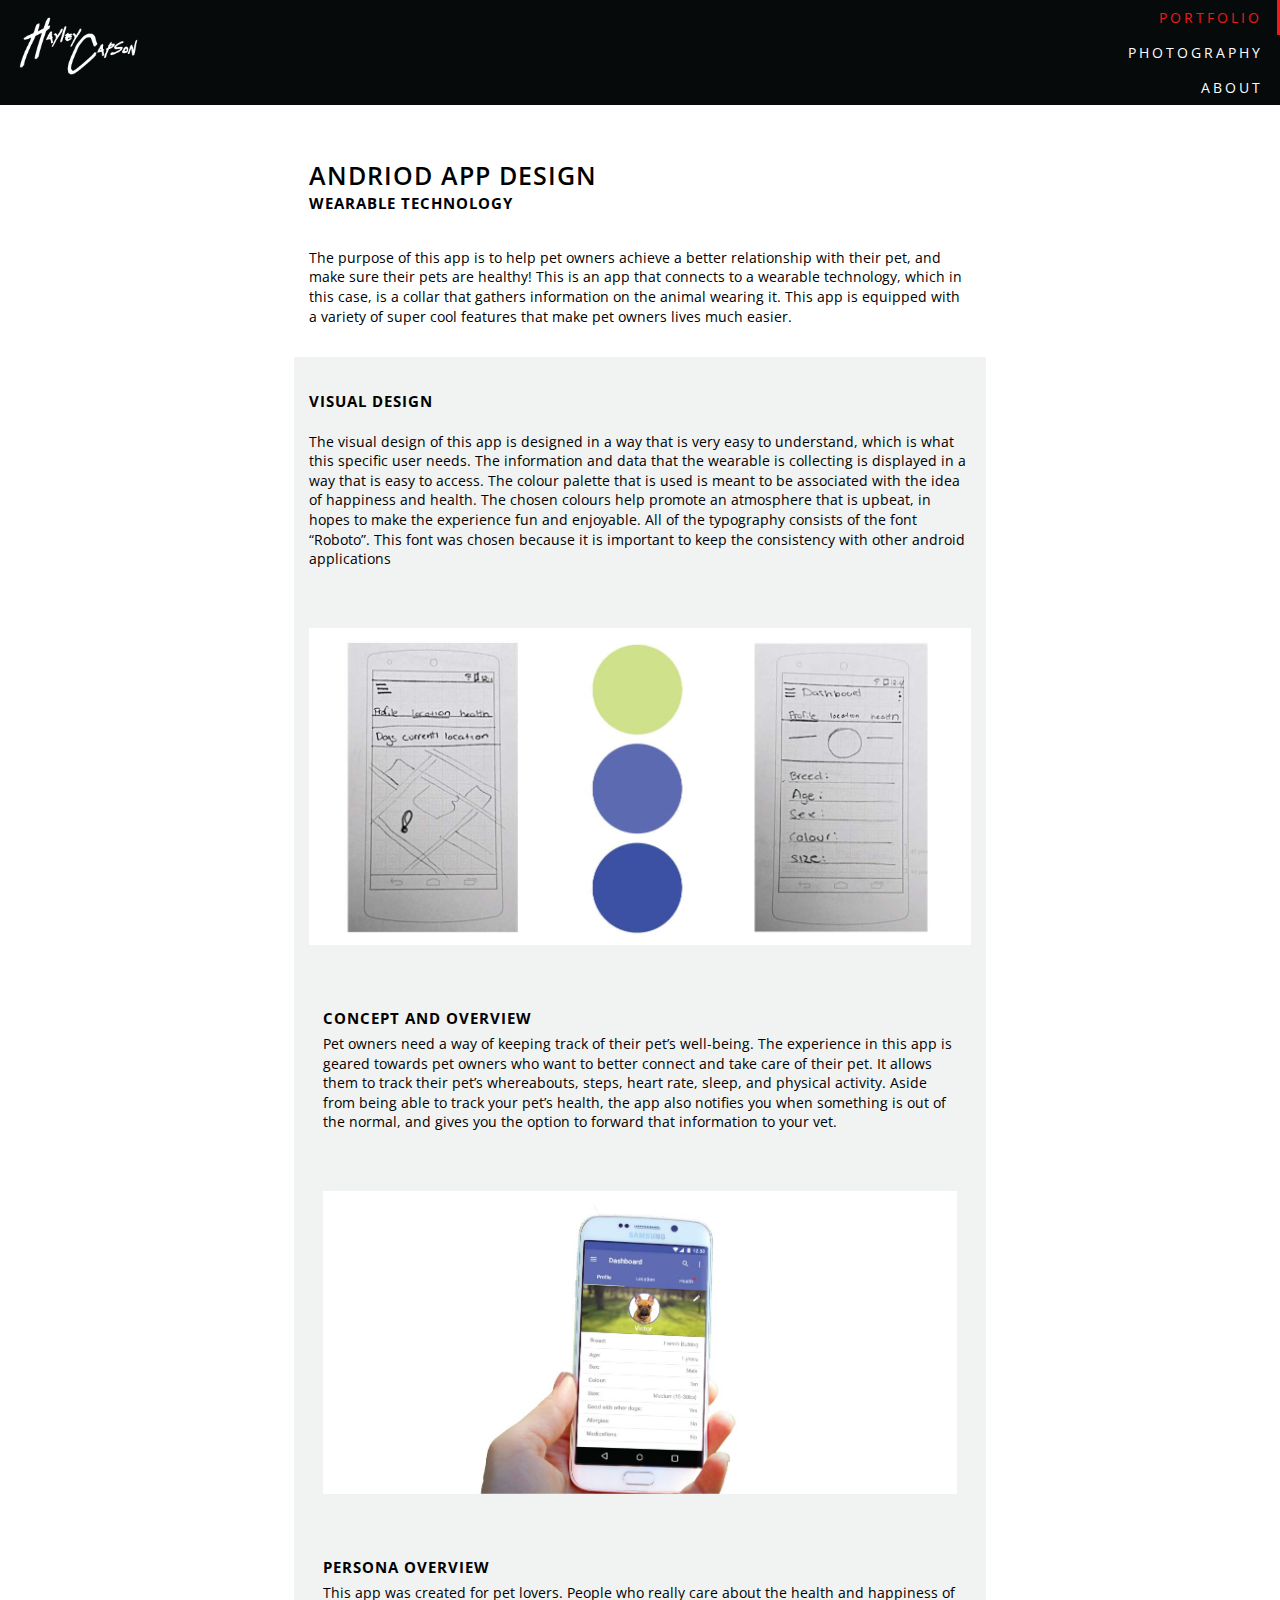
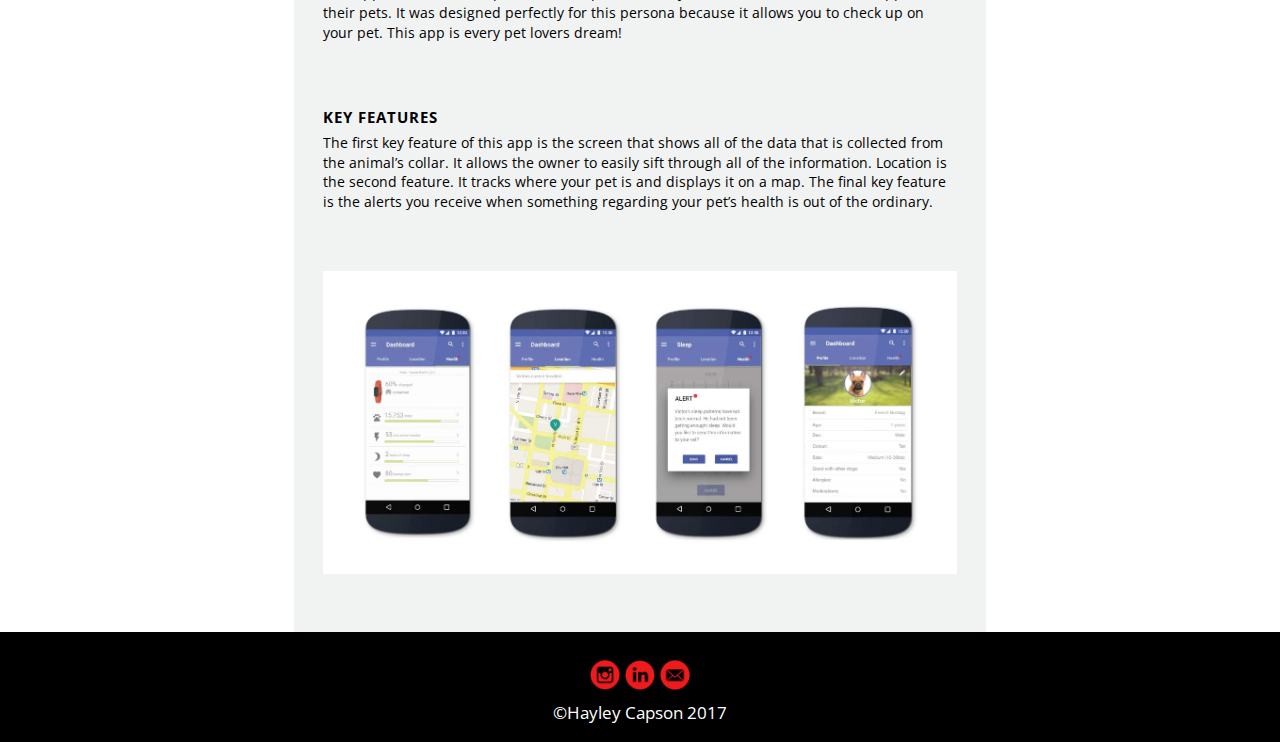
<file: andriod-app.html>
<!DOCTYPE html>
<html lang="en-ca">
<head>
  <meta charset="utf-8">
  <title>Hayley Capson</title>
  <meta name="viewport" content="width=device-width,initial-scale=1">
  <link href="/css/modules.css" rel="stylesheet">
  <link href="/css/grid.css" rel="stylesheet">
  <link href="/css/type.css" rel="stylesheet">
  <link href="/css/main.css" rel="stylesheet">
  <link href="https://fonts.googleapis.com/css?family=Open+Sans:400,600" rel="stylesheet">
  <link href="https://fonts.googleapis.com/css?family=Slabo+27px" rel="stylesheet">
</head>
<body>

  <main>
    <header class="header" role="banner" id="top">
      <div class="nav" role="navigation" id="nav">
        <div class="grid grid-middle">
          <nav class="unit xs-1 s-1 m-1 l-1">
            <img class="wordmark" src="/images/logoo.png">
            <div class="nav-logo">
            <ul class="push-0 list-group">
              <li>
                <a itemprop="porfolio"class="" href="/">Portfolio</a>
              </li>
              <li>
                <a itemprop="photography" href="photography.html">Photography</a>
              </li>
              <li class="">
                <a itemprop"contact" href="contact.html">About</a>
              </li>
            </ul>
          </nav>
        </div>
      </div>

      <div class="unit xs-1 max-length pad-t-2 gutter-1-2">
        <h1 itemprop="title" class="sub-2 push-0">Andriod App Design</h1>
        <h2 itemprop="name" class="sub-3">Wearable Technology</h2>
        <p itemprop="description" class="micro description">The purpose of this app is to help pet owners achieve a better relationship with their pet, and make sure their pets are healthy! This is an app that connects to a wearable technology, which in this case, is a collar that gathers information on the animal wearing it. This app is equipped with a variety of super cool features that make pet owners lives much easier.</p>
      </div>
      <div class="unit xs-1 max-length pad-t gutter-1-2 portfolio-section">
        <h1 itemprop="title" class="sub-3 push-0 pad-b-1-2">Visual Design</h1>
          <p itemprop="description" class="micro description">The visual design of this app is designed in a way that is very easy to understand, which is what this specific user needs. The information and data that the wearable is collecting is displayed in a way that is easy to access.  The colour palette that is used is meant to be associated with the idea of happiness and health. The chosen colours help promote an atmosphere that is upbeat, in hopes to make the experience fun and enjoyable.  All of the typography consists of the font “Roboto”. This font was chosen because it is important to keep the consistency with other android applications</p>
      <div class="unit xs-1 wrapper">
      <div class="unit xs-1 m-1 image-wrapper">
        <img itemprop="image"class="img-flex pad-b pad-t cafe-img" src="images/app-sketches.jpg" alt="">
      </div>

      <div class="unit xs-1 max-length pad-t gutter-1-2 portfolio-section">
        <h1 itemprop="title" class="sub-3 push-0">Concept and Overview</h1>
          <p class="micro description">Pet owners need a way of keeping track of their pet’s well-being.  The experience in this app is geared towards pet owners who want to better connect and take care of their pet. It allows them to track their pet’s whereabouts, steps, heart rate, sleep, and physical activity. Aside from being able to track your pet’s health, the app also notifies you when something is out of the normal, and gives you the option to forward that information to your vet.</p>
        <img itemprop="image" class="img-flex pad-b pad-t cafe-img" src="images/andriod-mock.jpg" alt="">
      </div>

      <div class="unit xs-1 max-length pad-t gutter-1-2 portfolio-section">
        <h1 itemprop="title" class="sub-3 push-0">Persona Overview</h1>
          <p class="micro description">This app was created for pet lovers. People who really care about the health and happiness of their pets. It was designed perfectly for this persona because it allows you to check up on your pet.  This app is every pet lovers dream!</p>
      </div>

          </div>
          <div class="unit xs-1 max-length pad-t gutter-1-2 portfolio-section">
            <h1 itemprop="title" class="sub-3 push-0">Key Features</h1>
              <p class="micro description">The first key feature of this app is the screen that shows all of the data that is collected from the animal’s collar. It allows the owner to easily sift through all of the information. Location is the second feature.  It tracks where your pet is and displays it on a map. The final key feature is the alerts you receive when something regarding your pet’s health is out of the ordinary.</p>
          <div class="unit xs-1 m-1">
            <img itemprop="image" class="img-flex pad-t pad-b-2" src="images/screens.jpg" alt="">
          </div>
          </div>

          </div>
        </div>
      </div>
    </main>

    <footer id="data-author" itemprop="author" class="grid">
      <div class="unit xs-1 text-center pad-t">
        <a itemprop="instagram" class="link" href="https://www.instagram.com/hc_graphicdesign/">
          <img itemprop="image" class="logo-2" src="images/insta-red.png" alt="">
        </a>
        <a itemprop="linkedin" class="link" href="https://www.linkedin.com/in/hayley-capson-603733137/">
          <img itemprop="image" class="logo-2" src="images/linked-red.png" alt="">
        <a>
        <a itemprop="mail" class="link" href="mailto:">
          <img itemprop="image" class="logo-2" src="images/mail-red.png" alt="">
        </a>
      </div>
      <div class="footer-text unit xs-1 text-center pad-b-1-2">
        <small itemprop="name">©Hayley Capson 2017</small>
      </div>
    </footer>
  </body>
  </html>
</file>
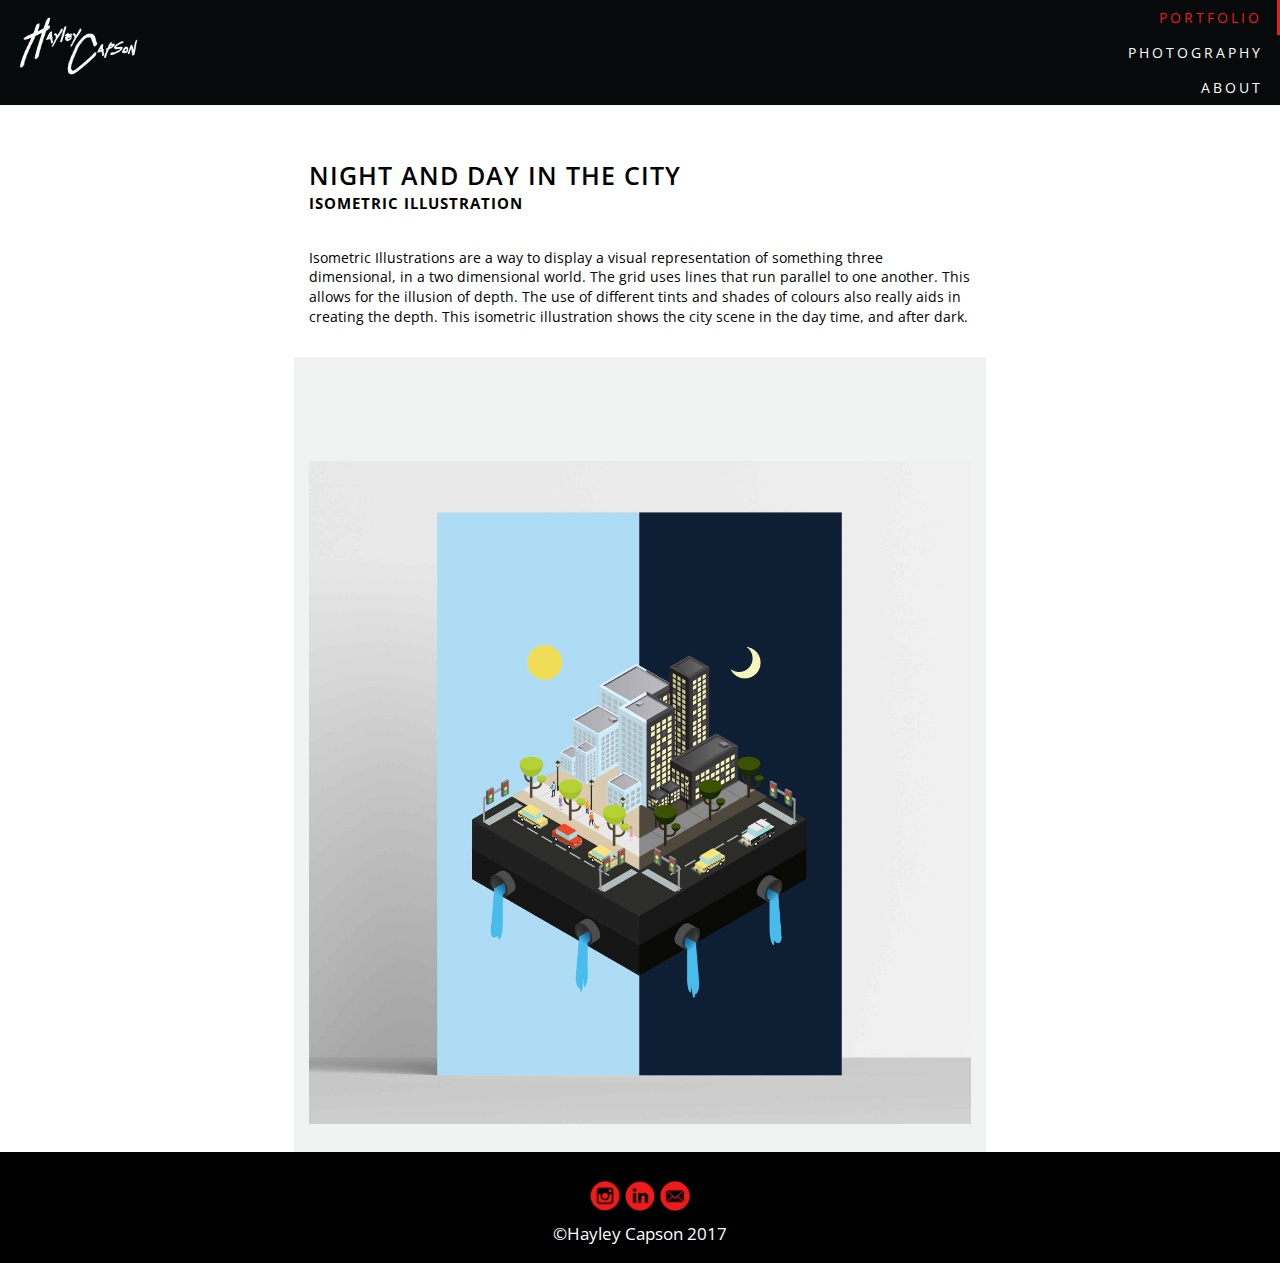
<file: case-study-2.html>
<!DOCTYPE html>
<html lang="en-ca">
<head>
  <meta charset="utf-8">
  <title>Hayley Capson</title>
  <meta name="viewport" content="width=device-width,initial-scale=1">
  <link href="/css/modules.css" rel="stylesheet">
  <link href="/css/grid.css" rel="stylesheet">
  <link href="/css/type.css" rel="stylesheet">
  <link href="/css/main.css" rel="stylesheet">
  <link href="https://fonts.googleapis.com/css?family=Open+Sans:400,600" rel="stylesheet">
  <link href="https://fonts.googleapis.com/css?family=Slabo+27px" rel="stylesheet">
</head>
<body>

  <main>
    <header class="header" role="banner" id="top">
      <div class="nav" role="navigation" id="nav">
        <div class="grid grid-middle">
          <nav class="unit xs-1 s-1 m-1 l-1">
            <img class="wordmark" src="/images/logoo.png">
            <div class="nav-logo">
            <ul class="push-0 list-group">
              <li>
                <a itemprop="porfolio"class="" href="/">Portfolio</a>
              </li>
              <li>
                <a itemprop="photography" href="photography.html">Photography</a>
              </li>
              <li class="">
                <a itemprop"contact" href="contact.html">About</a>
              </li>
            </ul>
          </nav>
        </div>
      </div>

      <div class="unit xs-1 max-length pad-t-2 gutter-1-2">
        <h1 itemprop="title" class="sub-2 push-0">Night and Day In The City</h1>
        <h2 itemprop="name" class="sub-3">Isometric Illustration</h2>
        <p itemprop="description" class="micro description">Isometric Illustrations are a way to display a visual representation of something three dimensional, in a two dimensional world. The grid uses lines that run parallel to one another. This allows for the illusion of depth. The use of different tints and shades of colours also really aids in creating the depth. This isometric illustration shows the city scene in the day time, and after dark.</p>
      </div>
      <div class="unit xs-1 max-length pad-t gutter-1-2 portfolio-section">
        <h1 itemprop="title" class="sub-3 push-0 pad-b-1-2"></h1>
          <p itemprop="description" class="micro description"></p>
      <div class="unit xs-1 wrapper">
      <div class="unit xs-1 m-1 image-wrapper">
        <img itemprop="image"class="img-flex pad-b pad-t cafe-img" src="images/Poster-Mockup.jpg" alt="">
      </div>

          </div>
        </div>
      </div>
    </main>

    <footer id="data-author" itemprop="author" class="grid">
      <div class="unit xs-1 text-center pad-t">
        <a itemprop="instagram" class="link" href="https://www.instagram.com/hc_graphicdesign/">
          <img itemprop="image" class="logo-2" src="images/insta-red.png" alt="">
        </a>
        <a itemprop="linkedin" class="link" href="https://www.linkedin.com/in/hayley-capson-603733137/">
          <img itemprop="image" class="logo-2" src="images/linked-red.png" alt="">
        <a>
        <a itemprop="mail" class="link" href="mailto:">
          <img itemprop="image" class="logo-2" src="images/mail-red.png" alt="">
        </a>
      </div>
      <div class="footer-text unit xs-1 text-center pad-b-1-2">
        <small itemprop="name">©Hayley Capson 2017</small>
      </div>
    </footer>
  </body>
  </html>
</file>
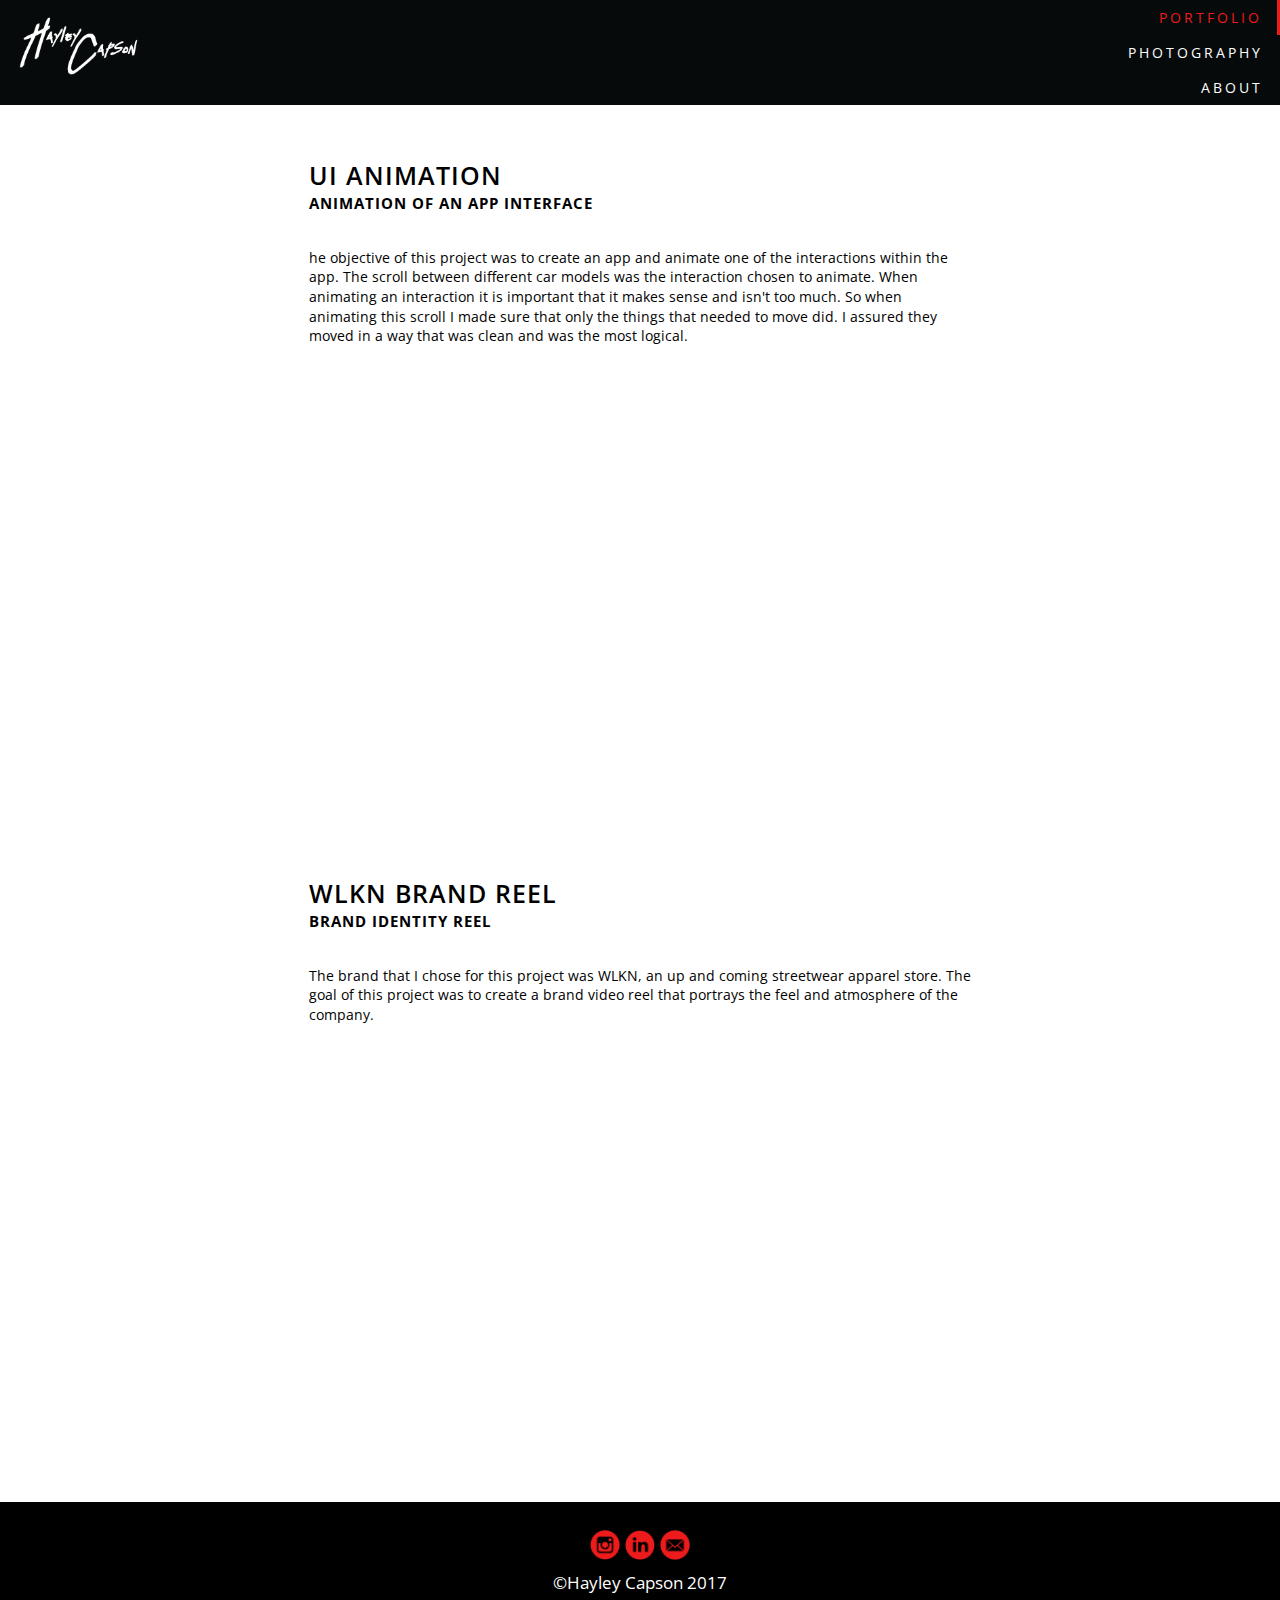
<file: motion.html>
<!DOCTYPE html>
<html lang="en-ca">
<head>
  <meta charset="utf-8">
  <title>Hayley Capson</title>
  <meta name="viewport" content="width=device-width,initial-scale=1">
  <link href="/css/modules.css" rel="stylesheet">
  <link href="/css/grid.css" rel="stylesheet">
  <link href="/css/type.css" rel="stylesheet">
  <link href="/css/main.css" rel="stylesheet">
  <link href="https://fonts.googleapis.com/css?family=Open+Sans:400,600" rel="stylesheet">
  <link href="https://fonts.googleapis.com/css?family=Slabo+27px" rel="stylesheet">
</head>
<body>

  <main>
    <header class="header" role="banner" id="top">
      <div class="nav" role="navigation" id="nav">
        <div class="grid grid-middle">
          <nav class="unit xs-1 s-1 m-1 l-1">
            <img class="wordmark" src="/images/logoo.png">
            <div class="nav-logo">
            <ul class="push-0 list-group">
              <li>
                <a itemprop="porfolio"class="" href="/">Portfolio</a>
              </li>
              <li>
                <a itemprop="photography" href="photography.html">Photography</a>
              </li>
              <li class="">
                <a itemprop"contact" href="contact.html">About</a>
              </li>
            </ul>
          </nav>
        </div>
      </div>

      <div class="unit xs-1 max-length pad-t-2 gutter-1-2">
        <h1 itemprop="title" class="sub-2 push-0">UI Animation</h1>
        <h2 itemprop="name" class="sub-3">Animation of an App Interface</h2>
        <p itemprop="description" class="micro description">he objective of this project was to create an app and animate one of the interactions within the app. The scroll between different car models was the interaction chosen to animate. When animating an interaction it is important that it makes sense and isn't too much. So when animating this scroll I made sure that only the things that needed to move did. I assured they moved in a way that was clean and was the most logical.</p>
      </div>

      <div class="wrap pad-t pad-b-2 img-flex  pad-b pad-t cafe-img">
        <iframe class="img-flex" src="https://player.vimeo.com/video/246839793?title=0&byline=0&portrait=0" width="640" height="360" frameborder="0" webkitallowfullscreen mozallowfullscreen allowfullscreen></iframe>
      </div>
    </div>

    <div class="unit xs-1 max-length pad-t-2 gutter-1-2">
      <h1 itemprop="title" class="sub-2 push-0">WLKN Brand Reel</h1>
      <h2 itemprop="name" class="sub-3">Brand Identity Reel</h2>
      <p itemprop="description" class="micro description">The brand that I chose for this project was WLKN, an up and coming streetwear apparel store. The goal of this project was to create a brand video reel that portrays the feel and atmosphere of the company.</p>
    </div>

      <div class="wrap pad-t pad-b-2 img-flex">
        <iframe class="img-flex" src="https://player.vimeo.com/video/249974089?title=0&byline=0&portrait=0" width="640" height="360" frameborder="0" webkitallowfullscreen mozallowfullscreen allowfullscreen></iframe>
      </div>
    </div>

    <footer id="data-author" itemprop="author" class="grid">
      <div class="unit xs-1 text-center pad-t">
        <a itemprop="instagram" class="link" href="https://www.instagram.com/hc_graphicdesign/">
          <img itemprop="image" class="logo-2" src="images/insta-red.png" alt="">
        </a>
        <a itemprop="linkedin" class="link" href="https://www.linkedin.com/in/hayley-capson-603733137/">
          <img itemprop="image" class="logo-2" src="images/linked-red.png" alt="">
        <a>
        <a itemprop="mail" class="link" href="mailto:">
          <img itemprop="image" class="logo-2" src="images/mail-red.png" alt="">
        </a>
      </div>
      <div class="footer-text unit xs-1 text-center pad-b-1-2">
        <small itemprop="name">©Hayley Capson 2017</small>
      </div>
    </footer>
  </body>
  </html>
</file>
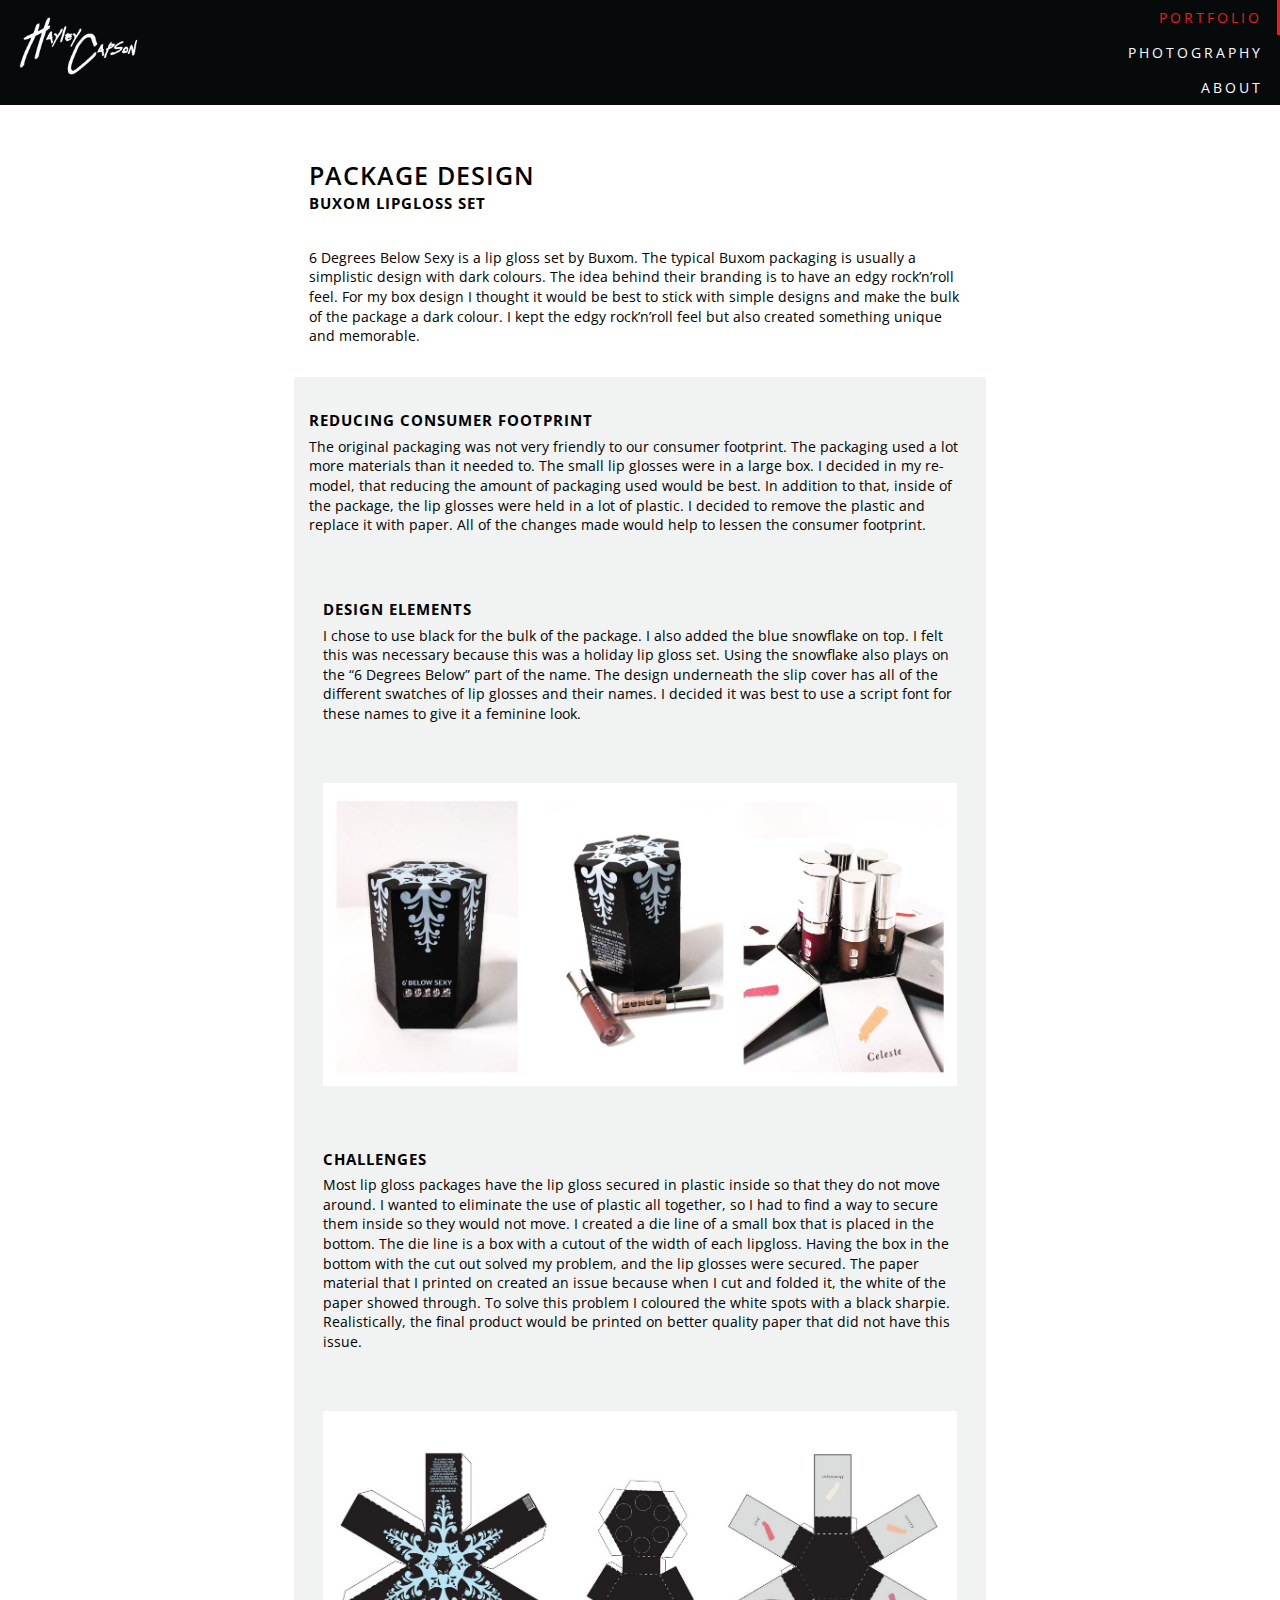
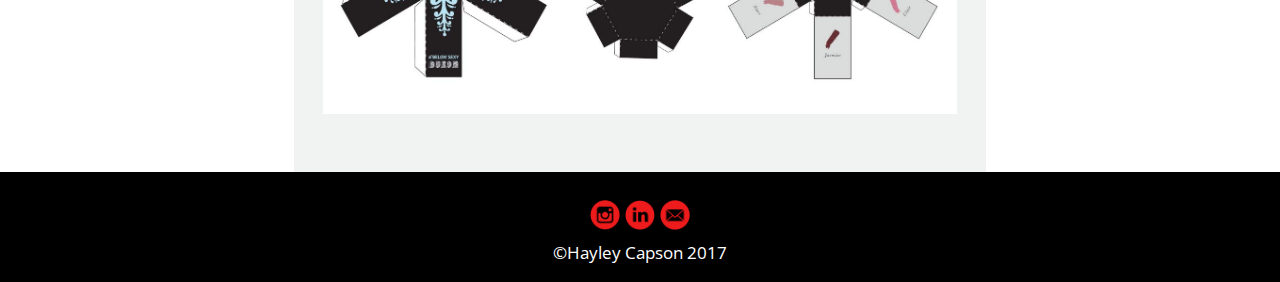
<file: package.html>
<!DOCTYPE html>
<html lang="en-ca">
<head>
  <meta charset="utf-8">
  <title>Hayley Capson</title>
  <meta name="viewport" content="width=device-width,initial-scale=1">
  <link href="css/modules.css" rel="stylesheet">
  <link href="css/grid.css" rel="stylesheet">
  <link href="css/type.css" rel="stylesheet">
  <link href="css/main.css" rel="stylesheet">
  <link href="https://fonts.googleapis.com/css?family=Anton|Open+Sans:300" rel="stylesheet">
  <link href="https://fonts.googleapis.com/css?family=Slabo+27px" rel="stylesheet">
</head>
<body>

  <main>
    <header class="header" role="banner" id="top">
      <div class="nav" role="navigation" id="nav">
        <div class="grid grid-middle">
          <nav class="unit xs-1 s-1 m-1 l-1">
            <img class="wordmark" src="images/logoo.png">
            <ul class="push-0 list-group">
              <li>
                <a itemprop="porfolio" href="index.html">Portfolio</a>
             </li>
              <li>
                <a itemprop="photography" href="photography.html">Photography</a>
              </li>
              <li>
                <a itemprop"contact" href="contact.html">About</a>
              </li>
            </ul>
          </nav>
        </div>
      </div>

      <div class="unit xs-1 max-length pad-t-2 gutter-1-2">
        <h1 itemprop="title" class="sub-2 push-0">Package Design</h1>
        <h2 itemprop="name" class="sub-3">Buxom Lipgloss Set</h2>
        <p itemprop="description" class="micro description">6 Degrees Below Sexy is a lip gloss set by Buxom. The typical Buxom packaging is
usually a simplistic design with dark colours.  The idea behind their branding is to have an edgy rock’n’roll feel. For my box design I thought it would be best to stick with simple designs and make the bulk of the package a dark colour. I kept the edgy rock’n’roll feel but also created something unique and memorable.</p>
      </div>
      <div class="unit xs-1 max-length pad-t gutter-1-2 portfolio-section">
        <h1 itemprop="title" class="sub-3 push-0">Reducing Consumer Footprint</h1>
          <p itemprop="description" class="micro description">The original packaging was not very friendly to our consumer footprint. The packaging used a lot more materials than it needed to.  The small lip glosses were in a large box. I decided in my re-model, that reducing the amount of packaging used would be best. In addition to that, inside of the package, the lip glosses were held in a lot of plastic.  I decided to remove the plastic and replace it with paper. All of the changes made would help to lessen the consumer footprint.</p>
      <div class="unit xs-1 wrapper">
      <div class="unit xs-1 m-1 image-wrapper">
      </div>

      <div class="unit xs-1 max-length pad-t gutter-1-2 portfolio-section">
        <h1 itemprop="title" class="sub-3 push-0">Design Elements</h1>
          <p class="micro description">I chose to use black for the bulk of the package. I also added the blue snowflake on top. I felt this was necessary because this was a holiday lip gloss set. Using the snowflake also plays on the “6 Degrees Below” part of the name. The design underneath the slip cover has all of the different swatches of lip glosses and their names. I decided it was best to use a script font for these names to give it a feminine look.</p>
      <div class="unit xs-1 m-1 image-wrapper">
        <img itemprop="image" class="img-flex pad-b pad-t cafe-img" src="images/pack-pics.jpg" alt="">
      </div>


          </div>
          <div class="unit xs-1 max-length pad-t gutter-1-2 portfolio-section">
            <h1 itemprop="title" class="sub-3 push-0">Challenges</h1>
              <p class="micro description">Most lip gloss packages have the lip gloss secured in plastic inside so that they do not move around. I wanted to eliminate the use of plastic all together, so I had to find  a way to secure them inside so they would not move. I created a die line of a small box that is placed in the bottom. The die line is a box with a cutout of the width of each lipgloss. Having the box in the bottom with the cut out solved my problem, and the lip glosses were secured. The paper material that I printed on created an issue because when I cut and folded it, the white of the paper showed through. To solve this problem  I coloured the white spots with a black sharpie. Realistically, the final product would be printed on better quality paper that did not have this issue.</p>
          <div class="unit xs-1 m-1">
            <img itemprop="image" class="img-flex pad-t pad-b-2" src="images/die-cuts.jpg" alt="">
          </div>
          </div>

          </div>
        </div>
      </div>
    </main>

    <footer id="data-author" itemprop="author" class="grid">
      <div class="unit xs-1 text-center pad-t">
        <a itemprop="instagram" class="link" href="https://www.instagram.com/hc_graphicdesign/">
          <img itemprop="image" class="logo-2" src="images/insta-red.png" alt="">
        </a>
        <a itemprop="linkedin" class="link" href="https://www.linkedin.com/in/hayley-capson-603733137/">
          <img itemprop="image" class="logo-2" src="images/linked-red.png" alt="">
        <a>
        <a itemprop="mail" class="link" href="mailto:">
          <img itemprop="image" class="logo-2" src="images/mail-red.png" alt="">
        </a>
      </div>
      <div class="footer-text unit xs-1 text-center pad-b-1-2">
        <small itemprop="name">©Hayley Capson 2017</small>
      </div>
    </footer>
  </body>
  </html>
</file>
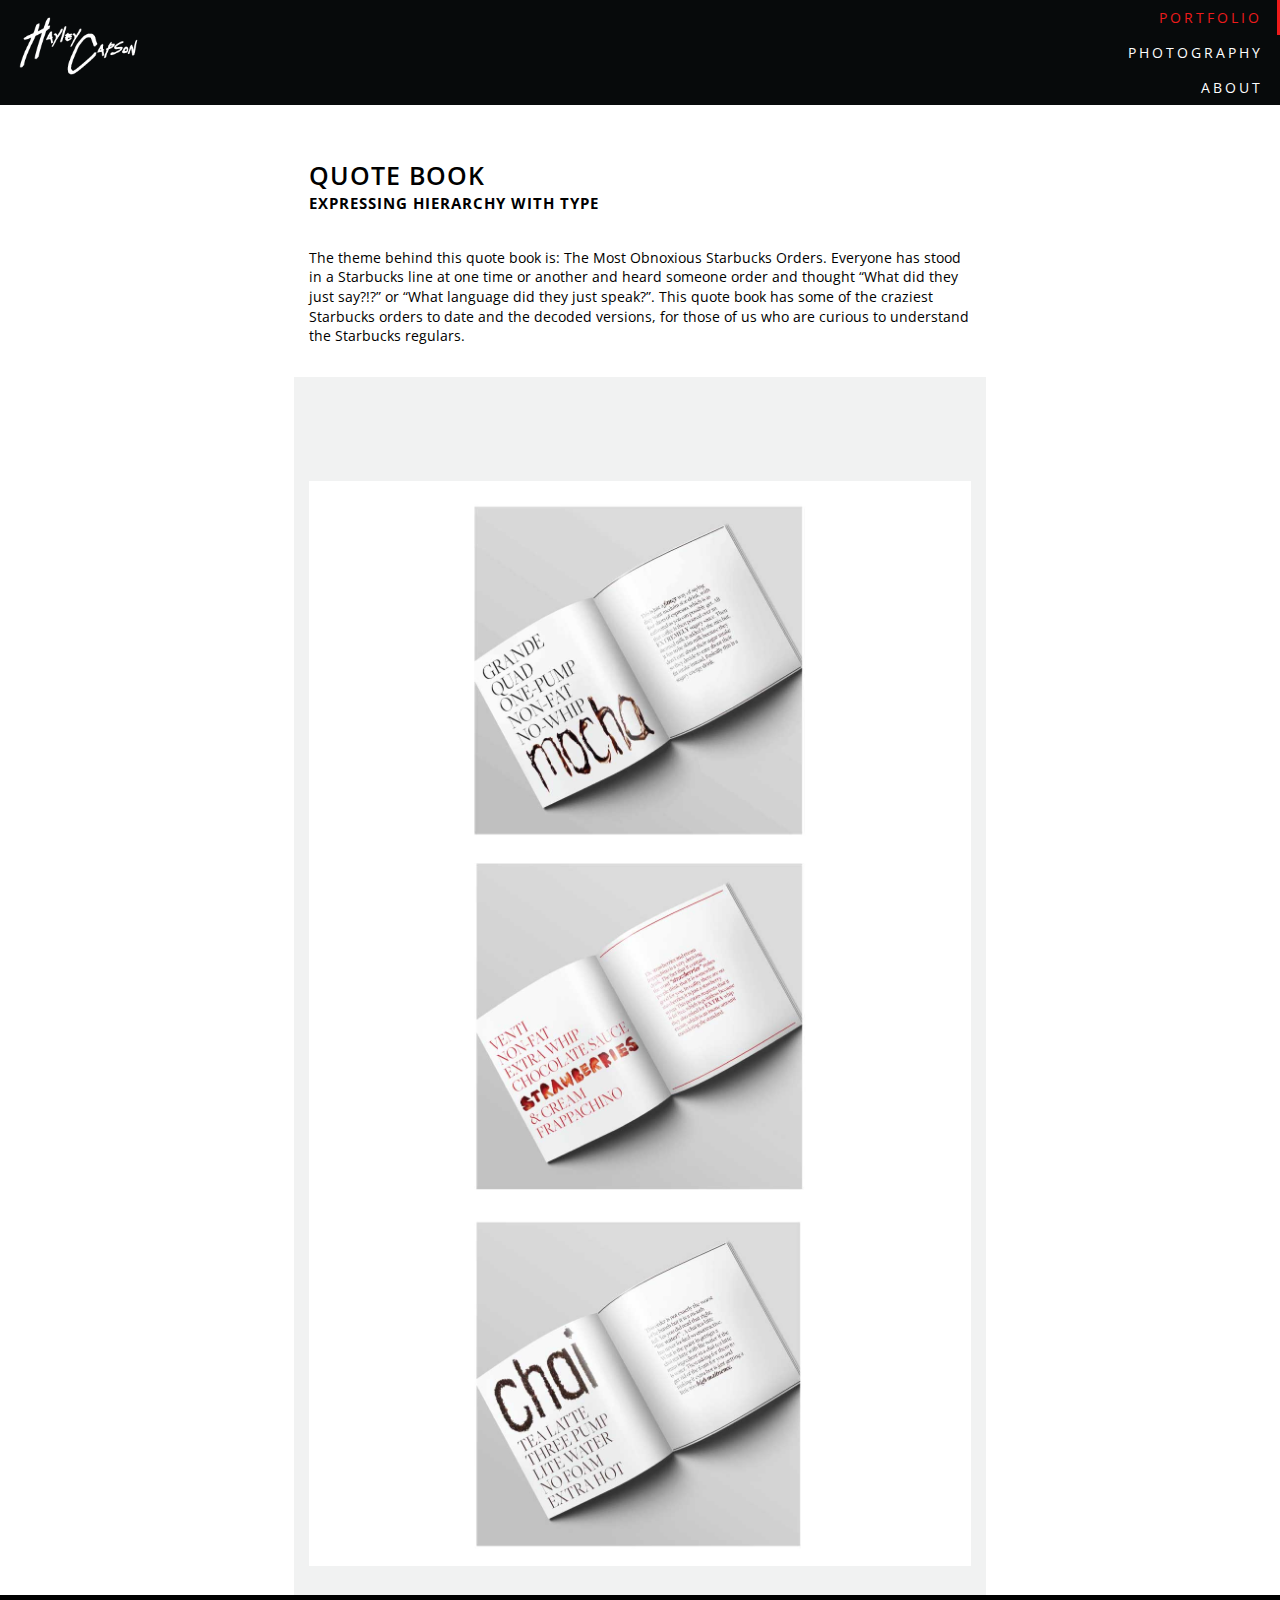
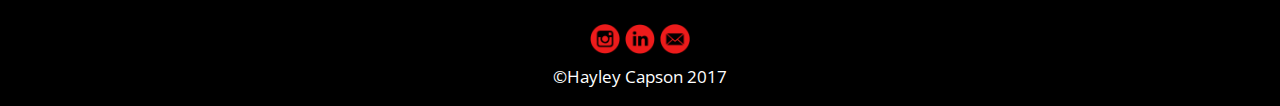
<file: quotebook.html>
<!DOCTYPE html>
<html lang="en-ca">
<head>
  <meta charset="utf-8">
  <title>Hayley Capson</title>
  <meta name="viewport" content="width=device-width,initial-scale=1">
  <link href="/css/modules.css" rel="stylesheet">
  <link href="/css/grid.css" rel="stylesheet">
  <link href="/css/type.css" rel="stylesheet">
  <link href="/css/main.css" rel="stylesheet">
  <link href="https://fonts.googleapis.com/css?family=Open+Sans:400,600" rel="stylesheet">
  <link href="https://fonts.googleapis.com/css?family=Slabo+27px" rel="stylesheet">
</head>
<body>

  <main>
    <header class="header" role="banner" id="top">
      <div class="nav" role="navigation" id="nav">
        <div class="grid grid-middle">
          <nav class="unit xs-1 s-1 m-1 l-1">
            <img class="wordmark" src="/images/logoo.png">
            <div class="nav-logo">
            <ul class="push-0 list-group">
              <li>
                <a itemprop="porfolio"class="" href="/">Portfolio</a>
              </li>
              <li>
                <a itemprop="photography" href="photography.html">Photography</a>
              </li>
              <li class="">
                <a itemprop"contact" href="contact.html">About</a>
              </li>
            </ul>
          </nav>
        </div>
      </div>

      <div class="unit xs-1 max-length pad-t-2 gutter-1-2">
        <h1 itemprop="title" class="sub-2 push-0">Quote Book</h1>
        <h2 itemprop="name" class="sub-3">Expressing Hierarchy With Type</h2>
        <p itemprop="description" class="micro description">The theme behind this quote book is: The Most Obnoxious Starbucks Orders. Everyone has stood in a Starbucks line at one time or another and heard someone order and thought “What did they just say?!?” or “What language did they just speak?”.  This quote book has some of the craziest Starbucks orders to date and the decoded versions, for those of us who are curious to understand the Starbucks regulars.</p>
      </div>
      <div class="unit xs-1 max-length pad-t gutter-1-2 portfolio-section">
        <h1 itemprop="title" class="sub-3 push-0 pad-b-1-2"></h1>
          <p itemprop="description" class="micro description"></p>
      <div class="unit xs-1 wrapper">
      <div class="unit xs-1 m-1 image-wrapper">
        <img itemprop="image"class="img-flex pad-b pad-t cafe-img" src="images/quote.jpg" alt="">
      </div>

          </div>
        </div>
      </div>
    </main>

    <footer id="data-author" itemprop="author" class="grid">
      <div class="unit xs-1 text-center pad-t">
        <a itemprop="instagram" class="link" href="https://www.instagram.com/hc_graphicdesign/">
          <img itemprop="image" class="logo-2" src="images/insta-red.png" alt="">
        </a>
        <a itemprop="linkedin" class="link" href="https://www.linkedin.com/in/hayley-capson-603733137/">
          <img itemprop="image" class="logo-2" src="images/linked-red.png" alt="">
        <a>
        <a itemprop="mail" class="link" href="mailto:">
          <img itemprop="image" class="logo-2" src="images/mail-red.png" alt="">
        </a>
      </div>
      <div class="footer-text unit xs-1 text-center pad-b-1-2">
        <small itemprop="name">©Hayley Capson 2017</small>
      </div>
    </footer>
  </body>
  </html>
</file>
<file: css/modules.css>
/*
 * Modulifier || Code released under the UNLICENSE
 * Code under other copyrights & licenses listed below.
 * https://modulifier.web-dev.tools/#responsive;images;list-group;embed;media-object;icons;hidden;positioning;nice-lists;forms;buttons;accessibility;print
 */

@-moz-viewport { width: device-width; scale: 1; }
@-ms-viewport { width: device-width; scale: 1; }
@-o-viewport { width: device-width; scale: 1; }
@-webkit-viewport { width: device-width; scale: 1; }
@viewport { width: device-width; scale: 1; }

html {
  box-sizing: border-box;
  -moz-text-size-adjust: 100%;
  -ms-text-size-adjust: 100%;
  -webkit-text-size-adjust: 100%;
  text-size-adjust: 100%;
}

*, *::before, *::after {
  box-sizing: inherit;
}

body {
  margin: 0;
}

article,
aside,
details,
figcaption,
figure,
footer,
header,
main,
menu,
nav,
section,
summary {
  display: block;
}

audio,
canvas,
progress,
video {
  display: inline-block;
  vertical-align: baseline;
}

template {
  display: none;
}

details {
  cursor: pointer;
}

audio:not([controls]) {
  display: none;
  height: 0;
}

a,
area,
button,
input,
label,
select,
textarea,
[tabindex] {
  -ms-touch-action: manipulation;
  touch-action: manipulation;
}

img {
  border: 0;
}

.img-flex,
.img-flex img {
  display: block;
  width: 100%;
}

svg {
  fill: currentColor;
}

svg:not(:root) {
  overflow: hidden;
}

svg.img-flex {
  width: 100%;
  height: 100%;
}

.image-replacement, .ir {
  overflow: hidden;
  direction: ltr;
  text-align: left;
  text-indent: 100%;
  white-space: nowrap;
}

.list-group, .list-group-inline, .list-group--inline {
  padding-left: 0;
  list-style-type: none;
}

.list-group > dd {
  margin-left: 0;
}

.list-group-inline::before,
.list-group-inline::after,
.list-group--inline::before,
.list-group--inline::after {
  content: "";
  display: table;
}

.list-group-inline::after,
.list-group--inline::after {
  clear: both;
}

.list-group-inline > li,
.list-group--inline > li {
  display: inline-block;
}

.list-group-inline > dt,
.list-group--inline > dt {
  clear: left;
  float: left;
  width: 11em;
}

.list-group-inline > dd,
.list-group--inline > dd {
  float: left;
  min-width: 12em;
}

.embed {
  margin-left: 0;
  margin-right: 0;
  overflow: hidden;
  position: relative;
  width: 100%;
}

.embed-1by1, .embed--1by1 {
  padding-top: 100%; /* Square */
}

.embed-4by3, .embed--4by3 {
  padding-top: 75%; /* Traditional TV/computer screens */
}

.embed-iso216, .embed--iso216 {
  padding-top: 70.92%; /* A-standard paper sizes */
}

.embed-3by2, .embed--3by2 {
  padding-top: 66.6%; /* Classic 35 mm film & most digital photos, landscape */
}

.embed-2by3, .embed--2by3 {
  padding-top: 150%; /* Classic 35 mm film & most digital photos, portrait */
}

.embed-golden, .embed--golden {
  padding-top: 61.8%; /* The Golden Ratio */
}

.embed-16by9, .embed--16by9 {
  padding-top: 56.25%; /* HD TV */
}

.embed-185by100, .embed--185by100 {
  padding-top: 54.05%; /* Common widescreen cinema */
}

.embed-24by10, .embed--24by10 {
  padding-top: 41.667%; /* Widescreen cinema: 2.4:1 */
}

.embed-3by1, .embed--3by1 {
  padding-top: 33.3333%; /* Panorama photos */
}

.embed-4by1, .embed--4by1 {
  padding-top: 25%; /* Polyvision */
}

.embed-5by1, .embed--5by1 {
  padding-top: 20%; /* Really wide... */
}

.embed-item, .embed__item {
  min-height: 100%;
  left: 0;
  position: absolute;
  top: 0;
  width: 100%;
}

.media {
  overflow: hidden;
}

.media-img, .media__img {
  float: left;
}

.media-img-reversed, .media__img--reversed {
  float: right;
}

.media-img-stacked, .media__img--stacked {
  float: none;
}

.media-body, .media__body {
  overflow: hidden;
  min-width: 12em; /* Slightly less than 200px, responsiveness built in */
}

.icon {
  display: inline-block;
  position: relative;
  background: transparent none no-repeat center center;
  background-size: contain;
  vertical-align: middle;
}

.i-16, .i--16 {
  height: 16px;
  width: 16px;
}

.i-18, .i--18 {
  height: 18px;
  width: 18px;
}

.i-20, .i--20 {
  height: 20px;
  width: 20px;
}

.i-24, .i--24 {
  height: 24px;
  width: 24px;
}

.i-32, .i--32 {
  height: 32px;
  width: 32px;
}

.i-48, .i--48 {
  height: 48px;
  width: 48px;
}

.i-64, .i--64 {
  height: 64px;
  width: 64px;
}

.i-96, .i--96 {
  height: 96px;
  width: 96px;
}

.i-128, .i--128 {
  height: 128px;
  width: 128px;
}

.i-192, .i--192 {
  height: 192px;
  width: 192px;
}

.i-256, .i--256 {
  height: 256px;
  width: 256px;
}

.icon img,
.icon svg {
  left: 0;
  height: 100%;
  position: absolute;
  top: 0;
  width: 100%;
  fill: currentColor;
}

.icon-label {
  vertical-align: middle;
}

.icon-link,
.icon-link:focus,
.icon-link:hover {
  text-decoration: none;
}

[hidden], .hidden {
  /* stylelint-disable declaration-no-important */
  display: none !important;
  visibility: hidden !important;
  /* stylelint-enable */
}

.visually-hidden {
  height: 1px;
  margin: -1px;
  overflow: hidden;
  padding: 0;
  position: absolute;
  width: 1px;
  border: 0;
  clip: rect(0 0 0 0);
  clip-path: inset(50%);
}

.visually-hidden.focusable:active, .visually-hidden.focusable:focus {
  height: auto;
  margin: 0;
  overflow: visible;
  position: static;
  width: auto;
  clip: auto;
  clip-path: none;
}

.invisible {
  visibility: hidden;
}

.chop,
.crop {
  overflow: hidden;
}

.truncate {
  max-width: 100%;
  overflow: hidden;
  width: 100%;
  text-overflow: ellipsis;
  white-space: nowrap;
}

.scrollable {
  max-width: 100%;
  overflow-x: auto;
  overflow-y: hidden;
  -webkit-overflow-scrolling: touch;
}

.clearfix::after {
  content: " ";
  display: block;
  clear: both;
}

.left {
  float: left;
}

.right {
  float: right;
}

.center-text,
.center-flow {
  text-align: center;
}

.center-block {
  margin-left: auto;
  margin-right: auto;
}

.no-auto-margins,
.not-centered {
  /* stylelint-disable declaration-no-important */
  margin-left: 0 !important;
  margin-right: 0 !important;
  /* stylelint-enable */
}

.center-content,
.center-content-vertical,
.center-contents,
.center-contents-vertical {
  display: -webkit-flex;
  display: -ms-flexbox;
  display: flex;
  -webkit-justify-content: center;
  -ms-flex-pack: center;
  justify-content: center;
  -webkit-align-items: center;
  -ms-flex-align: center;
  align-items: center;
  -webkit-align-content: center;
  -ms-flex-line-pack: center;
  align-content: center;
  -webkit-flex-direction: column wrap;
  -ms-flex-direction: column wrap;
  flex-flow: column wrap;
}

.center-content-start,
.center-content-vertical-start,
.center-contents-start,
.center-contents-vertical-start {
  display: -webkit-flex;
  display: -ms-flexbox;
  display: flex;
  -webkit-justify-content: center;
  -ms-flex-pack: center;
  justify-content: center;
  -webkit-flex-direction: column wrap;
  -ms-flex-direction: column wrap;
  flex-flow: column wrap;
}

.center-content-horizontal,
.center-contents-horizontal {
  display: -webkit-flex;
  display: -ms-flexbox;
  display: flex;
  -webkit-justify-content: center;
  -ms-flex-pack: center;
  justify-content: center;
  -webkit-align-items: center;
  -ms-flex-align: center;
  align-items: center;
  -webkit-align-content: center;
  -ms-flex-line-pack: center;
  align-content: center;
  -webkit-flex-direction: row wrap;
  -ms-flex-direction: row wrap;
  flex-flow: row wrap;
}

.inline {
  display: inline;
}

.block {
  display: block;
}

.inline-block, .ib {
  display: inline-block;
}

.valign-top {
  vertical-align: top;
}

.valign-bottom {
  vertical-align: bottom;
}

.valign-middle {
  vertical-align: middle;
}

.fixed {
  position: fixed;
}

.relative {
  position: relative;
}

[class*="pin-"],
.absolute {
  position: absolute;
}

.static {
  position: static;
}

.zindex-1 {
  z-index: 1;
}

.zindex-2 {
  z-index: 2;
}

.zindex-3 {
  z-index: 3;
}

.zindex-1000 {
  z-index: 1000;
}

.pin-top-left,
.pin-left-top,
.pin-tl,
.pin-lt {
  top: 0;
  left: 0;
}

.pin-top-right,
.pin-right-top,
.pin-tr,
.pin-rt {
  top: 0;
  right: 0;
}

.pin-bottom-left,
.pin-left-bottom,
.pin-bl,
.pin-lb {
  bottom: 0;
  left: 0;
}

.pin-bottom-right,
.pin-right-bottom,
.pin-br,
.pin-rb {
  bottom: 0;
  right: 0;
}

.pin-top-center,
.pin-center-top,
.pin-tc,
.pin-ct {
  left: 50%;
  top: 0;
  transform: translateX(-50%);
}

.pin-bottom-center,
.pin-center-bottom,
.pin-bc,
.pin-cb {
  bottom: 0;
  left: 50%;
  transform: translateX(-50%);
}

.pin-center-left,
.pin-left-center,
.pin-cl,
.pin-lc {
  left: 0;
  top: 50%;
  transform: translateY(-50%);
}

.pin-center-right,
.pin-right-center,
.pin-cr,
.pin-rc {
  right: 0;
  top: 50%;
  transform: translateY(-50%);
}

.pin-center, .pin-c {
  left: 50%;
  top: 50%;
  transform: translate(-50%, -50%);
}

.width-quarter, .w-1-4 {
  width: 25%;
}

.width-half, .w-1-2 {
  width: 50%;
}

.width-full, .w-1 {
  width: 100%;
}

.height-quarter, .h-1-4 {
  height: 25%;
}

.height-half, .h-1-2 {
  height: 50%;
}

.height-full, .h-1 {
  height: 100%;
}

.height-win-quarter, .h-w-1-4 {
  height: 25vh;
  max-height: 46em;
}

.height-win-half, .h-w-1-2 {
  height: 50vh;
  max-height: 46em;
}

.height-win-full, .h-w-1 {
  height: 100vh;
  max-height: 46em;
}

ul {
  list-style-type: none;
}

ul > li::before {
  content: "·";
  float: left;
  margin-left: -1.6em;
  width: 1.3em;
  text-align: right;
}

ol {
  counter-reset: ol-simple-numbers;
  list-style-type: none;
}

ol > li::before {
  float: left;
  margin-left: -1.6em;
  width: 1.3em;
  counter-increment: ol-simple-numbers;
  content: counter(ol-simple-numbers);
  text-align: right;
}

.list-group > li::before,
.list-group-inline > li::before,
.list-group--inline > li::before {
  content: none;
}

/* stylelint-disable no-descending-specificity */

/*
 * (c) Nicolas Gallagher and Jonathan Neal of Normalize.css || MIT License
 *     https://necolas.github.io/normalize.css/
 */

button,
input,
optgroup,
select,
textarea {
  color: inherit;
  font: inherit;
  margin: 0;
}

button,
input {
  overflow: visible;
}

button,
select {
  text-transform: none;
}

button,
html [type="button"],
[type="reset"],
[type="submit"] {
  -webkit-appearance: button;
  cursor: pointer;
}

button[disabled],
html input[disabled] {
  cursor: default;
}

button::-moz-focus-inner,
input::-moz-focus-inner {
  border: 0;
  padding: 0;
}

[type="checkbox"],
[type="radio"] {
  opacity: 0;
  position: absolute;
  height: 1px;
  width: 1px;
}

[type="number"]::-webkit-inner-spin-button,
[type="number"]::-webkit-outer-spin-button {
  height: auto;
}

[type="search"]::-webkit-search-cancel-button,
[type="search"]::-webkit-search-decoration {
  -webkit-appearance: none;
}

fieldset {
  padding-left: 0;
  padding-right: 0;

  border: 0;
  border-top: 2px solid #666;
}

legend {
  color: inherit;
  display: table;
  max-width: 100%;
  padding: 0 .3em 0 0;
  white-space: normal;

  border: 0;

  font-weight: bold;
}

optgroup {
  font-weight: bold;
}

::-webkit-input-placeholder {
  color: inherit;
  opacity: .54;
}

::-webkit-file-upload-button {
  -webkit-appearance: button;
  font: inherit;
}

/* End Normalize.css code */

label,
.label-block {
  display: block;
  cursor: pointer;
}

[type="checkbox"] + label,
[type="radio"] + label,
.label-inline {
  display: inline-block;
}

input:not([type]),
[type="text"],
[type="number"],
[type="search"],
[type="url"],
[type="email"],
[type="password"],
[type="tel"],
[type="datetime-local"],
[type="month"],
[type="week"],
[type="date"],
[type="time"],
[type="range"],
select,
textarea {
  -moz-appearance: none;
  -webkit-appearance: none;
  appearance: none;
}

input,
textarea {
  display: block;
  width: 100%;

  background-color: #fff;
  border: 2px solid #666;
  border-radius: 0;

  vertical-align: middle;
}

label {
  vertical-align: middle;
}

textarea {
  max-width: 100%;
  min-height: 4em;
  overflow: auto;
}

[type="color"] {
  display: inline-block;
  width: 2em;
}

select {
  display: block;
  width: 100%;

  background-image: url("data:image/svg+xml,%3Csvg xmlns='http://www.w3.org/2000/svg' width='256' height='256' viewBox='0 0 256 256'%3E%3Cpath fill='none' stroke='%23000' stroke-miterlimit='10' stroke-width='70' d='M36.3 82.1l91.9 91.8 91.5-91.8'/%3E%3C/svg%3E");
  background-repeat: no-repeat;
  background-position: calc(100% - .4em) center;
  background-size: 18px auto;
  background-color: #fff;
  border: 2px solid #666;
  border-radius: 0;
}

[type="checkbox"] + label::before {
  content: " ";
  display: inline-block;
  height: 1.8em;
  margin-right: .3em;
  position: relative;
  vertical-align: middle;
  top: -.1em;
  width: 1.8em;

  background-color: #fff;
  background-size: cover;
  border: 2px solid #666;

  line-height: inherit;
}

[type="checkbox"]:checked + label::before {
  background-image: url("data:image/svg+xml,%3Csvg xmlns='http://www.w3.org/2000/svg' width='256' height='256' viewBox='0 0 256 256'%3E%3Cpath fill='none' stroke='%23000' stroke-miterlimit='10' stroke-width='50' d='M49.9 130.1l50.8 50.7L206.1 75.2'/%3E%3C/svg%3E");
}

[type="checkbox"]:focus + label::before {
  outline: 3px solid #000;
  z-index: 1000;
}

[type="radio"] + label::before {
  content: " ";
  display: inline-block;
  height: 1.8em;
  margin-right: .3em;
  position: relative;
  vertical-align: middle;
  top: -.1em;
  width: 1.8em;

  background-color: #fff;
  background-size: cover;
  border: 2px solid #666;
  border-radius: 50%;

  line-height: inherit;
}

[type="radio"]:checked + label::before {
  background-image: url("data:image/svg+xml,%3Csvg xmlns='http://www.w3.org/2000/svg' width='256' height='256' viewBox='0 0 256 256'%3E%3Ccircle cx='128' cy='128' r='70.4'/%3E%3C/svg%3E");
}

[type="radio"]:focus + label::before,
[type="radio"] + label:focus::before {
  box-shadow: 0 0 0 3px #000;
  z-index: 1000;
}

[type="range"] {
  border: 0;
  background-color: #fff;
}

[type="range"]::-webkit-slider-runnable-track {
  height: 6px;

  -webkit-appearance: none;
  appearance: none;
  background-color: #ccc;
  border: 0;
  border-radius: 3px;
}

[type="range"]:active::-webkit-slider-runnable-track {
  background-color: #ccc;
}

[type="range"]::-moz-range-track {
  height: 6px;

  -moz-appearance: none;
  appearance: none;
  background-color: #ccc;
  border: 0;
  border-radius: 3px;
}

[type="range"]:active::-moz-range-track {
  background-color: #ccc;
}

[type="range"]::-ms-track {
  height: 6px;

  -ms-appearance: none;
  appearance: none;
  background-color: #ccc;
  border: 0;
  border-radius: 3px;
}

[type="range"]:active::-ms-track {
  background-color: #ccc;
}

[type="range"]::-webkit-slider-thumb {
  margin-top: -4px;
  height: 16px;
  width: 16px;

  -webkit-appearance: none;
  appearance: none;
  background-color: #000;
  border: none;
  border-radius: 50%;
}

[type="range"]:hover::-webkit-slider-thumb {
  background-color: #000;
}

[type="range"]:active::-webkit-slider-thumb {
  background-color: #000;
}

[type="range"]::-moz-range-thumb {
  margin-top: -4px;
  height: 16px;
  width: 16px;

  -webkit-appearance: none;
  appearance: none;
  background-color: #000;
  border: none;
  border-radius: 50%;
}

[type="range"]:hover::-moz-range-thumb {
  background-color: #000;
}

[type="range"]:active::-moz-range-thumb {
  background-color: #000;
}

[type="range"]::-ms-thumb {
  margin-top: -4px;
  height: 16px;
  width: 16px;

  -webkit-appearance: none;
  appearance: none;
  background-color: #000;
  border: none;
  border-radius: 50%;
}

[type="range"]:hover::-ms-thumb {
  background-color: #000;
}

[type="range"]:active::-ms-thumb {
  background-color: #000;
}

[type="checkbox"].hide-custom-input + label::before,
[type="checkbox"] + .hide-custom-input::before,
[type="radio"].hide-custom-input + label::before,
[type="radio"] + .hide-custom-input::before {
  content: none;
  display: none;
}

/* stylelint-enable */

.link-box {
  display: block;
  text-decoration: none;
}

/* stylelint-disable no-descending-specificity */

button,
.btn {
  cursor: pointer;
  display: inline-block;
  margin: 0;
  overflow: visible;
  padding: .375em .75em .42em;
  -webkit-appearance: none;
  -moz-appearance: none;
  appearance: none;
  background-color: #333;
  border-radius: 4px;
  border: 3px solid #333;
  color: #fff;
  font: inherit;
  text-decoration: none;
  text-transform: none;
}

button::-moz-focus-inner {
  border: 0;
  padding: 0;
}

/* stylelint-enable */

button:focus,
button:hover,
.btn:focus,
.btn:hover {
  background-color: #000;
  border-color: #000;
  color: #fff;
}

button[disabled] {
  cursor: default;
}

.btn-light, .btn--light {
  background-color: #e2e2e2;
  border-color: #e2e2e2;
  color: #000;
}

.btn-light:focus,
.btn-light:hover,
.btn--light:focus,
.btn--light:hover {
  background-color: #666;
  border-color: #666;
  color: #fff;
}

.btn-ghost,
.btn--ghost {
  background-color: transparent;
  border-color: #333;
  color: #000;
}

.btn-ghost:focus,
.btn-ghost:hover,
.btn--ghost:focus,
.btn--ghost:hover {
  background-color: #e2e2e2;
  border-color: #000;
  color: #000;
}

.btn-link {
  display: inline;
  padding: 0;
  background-color: transparent;
  border-radius: 0;
  border: 0;
  color: inherit;
}

.btn-link:focus,
.btn-link:hover {
  background-color: transparent;
  color: inherit;
}

a:hover, a:active {
  outline: none;
}

a:focus,
[tabindex="0"]:focus,
details:focus,
summary:focus,
input:focus,
textarea:focus,
button:focus,
select:focus {
  outline: 3px solid #000;
  outline-offset: 0;
}

a:focus, [tabindex="0"]:focus {
  outline-offset: 3px;
}

.skip-links {
  margin: 0;
  padding: 0;
  list-style-type: none;
}

.skip-links > li::before {
  content: none; /* Remove the bullets if nice lists is selected */
}

.skip-links a,
.skip-links button {
  padding: .5em .75em;
  position: absolute;
  top: -10em;
  z-index: 10000; /* To make sure they're always on top */
  background-color: #000;
  border: 0;
  color: #fff;
  font-size: 1.125rem;
  font-weight: bold;
  text-decoration: none;
}

.skip-links a:focus,
.skip-links button:focus {
  outline-offset: 3px;
  top: 0;
}

[aria-busy="true"] {
  cursor: progress;
}

[aria-controls] {
  cursor: pointer;
}

[aria-disabled] {
  cursor: default;
}

.print-only {
  display: none;
  visibility: hidden;
}

.page-break-before {
  page-break-before: always;
}

.page-break-after {
  page-break-after: always;
}

.no-page-break-inside {
  page-break-inside: avoid;
}

@media print {

  /* stylelint-disable declaration-no-important */

  .no-print {
    display: none !important;
    visibility: hidden !important;
  }

  .print-only,
  .force-print {
    display: block !important;
    visibility: visible !important;
  }

  /* stylelint-enable */

  .visually-hidden.force-print {
    height: auto;
    margin: 0;
    overflow: visible;
    padding: 0;
    position: static;
    width: auto;
    border: 0;
    clip: initial;
    clip-path: none;
  }

  /*
   * (c) Fabien Sa || MIT License
   *     http://bafs.github.io/Gutenberg/
   */

  table,
  blockquote,
  pre,
  code,
  figure,
  li,
  hr,
  ul,
  ol,
  a,
  tr {
    page-break-inside: avoid;
  }

  h1, h2, h3, h4, h5, h6, p, a {
    orphans: 3;
    widows: 3;
  }

  h1,
  h2,
  h3,
  h4,
  h5,
  h6 {
    page-break-after: avoid;
    page-break-inside: avoid;
  }

  h1 + p,
  h2 + p,
  h3 + p,
  h4 + p,
  h5 + p,
  h6 + p {
    page-break-before: avoid;
  }

  img {
    page-break-after: auto;
    page-break-before: auto;
    page-break-inside: avoid;
  }

  /* stylelint-disable declaration-no-important */

  pre {
    white-space: pre-wrap !important;
    word-wrap: break-word;
  }

  /* stylelint-enable */

  /* End Gutenberg code */

  /*
   * (c) HTML5 Boilerplate || MIT License
   *     https://html5boilerplate.com/
   */

  /* stylelint-disable declaration-no-important */

  *, *::before, *::after, *::first-letter, *::first-line {
    background: none transparent !important;
    color: #000 !important;
    box-shadow: none !important;
    text-shadow: none !important;
  }

  /* stylelint-enable */

  a, a:visited {
    text-decoration: underline;
  }

  a[href]::after {
    content: " (" attr(href) ")";
  }

  abbr[title]::after {
    content: " (" attr(title) ")";
  }

  a[href^="#"]::after,
  a[href^="javascript:"]::after,
  a.no-print-href::after,
  a.href-no-print::after {
    content: "";
  }

  thead {
    display: table-header-group;
  }

  /* End HTML5 Boilerplate code */
}
</file>
<file: css/grid.css>
/*
  Gridifier || Code released under the UNLICENSE
  https://gridifier.web-dev.tools/#xs,4,0,1,1;s,4,25,1,1;m,4,38,1,1;l,4,60,1,1
*/

.grid {
  margin: 0;
  padding: 0;
  letter-spacing: -.31em;
  text-rendering: optimizeSpeed;
  display: -webkit-flex;
  display: -ms-flexbox;
  display: flex;
  -webkit-flex-flow: row wrap;
  -ms-flex-flow: row wrap;
  flex-flow: row wrap;
}

.grid-bottom {
  -webkit-align-items: flex-end;
  -ms-align-items: flex-end;
  align-items: flex-end;
}

.grid-middle {
  -webkit-align-items: center;
  -ms-align-items: center;
  align-items: center;
}

.grid-stretch {
  -webkit-align-items: stretch;
  -ms-align-items: stretch;
  align-items: stretch;
}

.opera-only :-o-prefocus,
.grid {
  word-spacing: -.43em;
}

.unit {
  letter-spacing: normal;
  text-rendering: auto;
  vertical-align: top;
  word-spacing: normal;
  display: inline-block;
  visibility: visible;
}

.grid-bottom .unit {
  vertical-align: bottom;
}

.grid-middle .unit {
  vertical-align: middle;
}

[class*="unit-push-"],
[class*="unit-pull-"] {
  position: relative;
}

.unit-content-distribute,
.content-distribute {
  display: -ms-flexbox;
  display: -webkit-flex;
  display: flex;
  -ms-flex-direction: column;
  -webkit-flex-direction: column;
  flex-direction: column;
  -ms-flex-pack: justify;
  -webkit-justify-content: space-between;
  justify-content: space-between;
}

.unit-content-center,
.unit-content-center-vertical {
  display: -webkit-flex;
  display: -ms-flexbox;
  display: flex;
  -webkit-justify-content: center;
  -ms-flex-pack: center;
  justify-content: center;
  -webkit-align-items: center;
  -ms-flex-align: center;
  align-items: center;
  -webkit-align-content: center;
  -ms-flex-line-pack: center;
  align-content: center;
  -webkit-flex-direction: column wrap;
  -ms-flex-direction: column wrap;
  flex-flow: column wrap;
}

.unit-content-center-horizontal {
  display: -webkit-flex;
  display: -ms-flexbox;
  display: flex;
  -webkit-justify-content: center;
  -ms-flex-pack: center;
  justify-content: center;
  -webkit-align-items: center;
  -ms-flex-align: center;
  align-items: center;
  -webkit-align-content: center;
  -ms-flex-line-pack: center;
  align-content: center;
  -webkit-flex-direction: row wrap;
  -ms-flex-direction: row wrap;
  flex-flow: row wrap;
}

.content-fill,
.content-stretch {
  -ms-flex-grow: 2;
  -webkit-flex-grow: 2;
  flex-grow: 2;
  max-width: 100%; /* @bugfix: IE 10, 11 */
}

.content-shrink {
  -ms-align-self: center;
  -webkit-align-self: center;
  align-self: center;
}

.unit-xs-hidden {
  display: none;
  visibility: hidden;
}

.unit-xs-centered {
  margin: 0 auto;
}

.unit-xs-1,
.xs-1 {
  display: block;
  visibility: visible;
  width: 100%;
}

.unit-offset-xs-0 {
  margin-left: 0;
}

.unit-push-xs-0,
.unit-pull-xs-0 {
  left: 0;
}

.unit-xs-1-2,
.xs-1-2 {
  width: 50%;
}

.unit-offset-xs-1-2 {
  margin-left: 50%;
}

.unit-push-xs-1-2 {
  left: 50%;
}

.unit-pull-xs-1-2 {
  left: -50%;
}

.unit-xs-1-3,
.xs-1-3 {
  width: 33.3333%;
}

.unit-offset-xs-1-3 {
  margin-left: 33.3333%;
}

.unit-push-xs-1-3 {
  left: 33.3333%;
}

.unit-pull-xs-1-3 {
  left: -33.3333%;
}

.unit-xs-2-3,
.xs-2-3 {
  width: 66.6667%;
}

.unit-offset-xs-2-3 {
  margin-left: 66.6667%;
}

.unit-push-xs-2-3 {
  left: 66.6667%;
}

.unit-pull-xs-2-3 {
  left: -66.6667%;
}

.unit-xs-1-4,
.xs-1-4 {
  width: 25%;
}

.unit-offset-xs-1-4 {
  margin-left: 25%;
}

.unit-push-xs-1-4 {
  left: 25%;
}

.unit-pull-xs-1-4 {
  left: -25%;
}

.unit-xs-3-4,
.xs-3-4 {
  width: 75%;
}

.unit-offset-xs-3-4 {
  margin-left: 75%;
}

.unit-push-xs-3-4 {
  left: 75%;
}

.unit-pull-xs-3-4 {
  left: -75%;
}

.unit-xs-1-2,
.xs-1-2,
.unit-xs-1-3,
.xs-1-3,
.unit-xs-2-3,
.xs-2-3,
.unit-xs-1-4,
.xs-1-4,
.unit-xs-3-4,
.xs-3-4 {
  display: inline-block;
  visibility: visible;
}

.unit-xs-content-distribute,
.xs-content-distribute {
  display: -ms-flexbox;
  display: -webkit-flex;
  display: flex;
  -ms-flex-direction: column;
  -webkit-flex-direction: column;
  flex-direction: column;
  -ms-flex-pack: justify;
  -webkit-justify-content: space-between;
  justify-content: space-between;
}

.unit-xs-content-center,
.unit-xs-content-center-vertical {
  display: -webkit-flex;
  display: -ms-flexbox;
  display: flex;
  -webkit-justify-content: center;
  -ms-flex-pack: center;
  justify-content: center;
  -webkit-align-items: center;
  -ms-flex-align: center;
  align-items: center;
  -webkit-align-content: center;
  -ms-flex-line-pack: center;
  align-content: center;
  -webkit-flex-direction: column wrap;
  -ms-flex-direction: column wrap;
  flex-flow: column wrap;
}

.unit-xs-content-center-horizontal {
  display: -webkit-flex;
  display: -ms-flexbox;
  display: flex;
  -webkit-justify-content: center;
  -ms-flex-pack: center;
  justify-content: center;
  -webkit-align-items: center;
  -ms-flex-align: center;
  align-items: center;
  -webkit-align-content: center;
  -ms-flex-line-pack: center;
  align-content: center;
  -webkit-flex-direction: row wrap;
  -ms-flex-direction: row wrap;
  flex-flow: row wrap;
}

.xs-content-fill,
.xs-content-stretch {
  -ms-flex-grow: 2;
  -webkit-flex-grow: 2;
  flex-grow: 2;
  max-width: 100%; /* @bugfix: IE 10, 11 */
}

.xs-content-shrink {
  -ms-align-self: center;
  -webkit-align-self: center;
  align-self: center;
}

.unit-content-distribute[class*="unit-xs-"]:not([class*="xs-hidden"]),
.unit-content-distribute[class*="xs-"]:not([class*="xs-hidden"]),
.content-distribute[class*="unit-xs-"]:not([class*="xs-hidden"]),
.content-distribute[class*="xs-"]:not([class*="xs-hidden"]),
.unit-content-center:not([class*="xs-hidden"]),
.unit-content-center-vertical:not([class*="xs-hidden"]),
.unit-content-center-horizontal:not([class*="xs-hidden"]),
.unit-xs-content-distribute[class*="unit-xs-"]:not([class*="xs-hidden"]),
.unit-xs-content-distribute[class*="xs-"]:not([class*="xs-hidden"]),
.xs-content-distribute[class*="unit-xs-"]:not([class*="xs-hidden"]),
.xs-content-distribute[class*="xs-"]:not([class*="xs-hidden"]),
.unit-xs-content-center:not([class*="xs-hidden"]),
.unit-xs-content-center-vertical:not([class*="xs-hidden"]),
.unit-xs-content-center-horizontal:not([class*="xs-hidden"]) {
  display: -webkit-flex;
  display: -ms-flexbox;
  display: flex;
}

@media only screen and (min-width: 25em) {

  .unit-s-hidden {
    display: none;
    visibility: hidden;
  }

  .unit-s-centered {
    margin: 0 auto;
  }

  .unit-s-1,
  .s-1 {
    display: block;
    visibility: visible;
    width: 100%;
  }

  .unit-offset-s-0 {
    margin-left: 0;
  }

  .unit-push-s-0,
  .unit-pull-s-0 {
    left: 0;
  }

  .unit-s-1-2,
  .s-1-2 {
    width: 50%;
  }

  .unit-offset-s-1-2 {
    margin-left: 50%;
  }

  .unit-push-s-1-2 {
    left: 50%;
  }

  .unit-pull-s-1-2 {
    left: -50%;
  }

  .unit-s-1-3,
  .s-1-3 {
    width: 33.3333%;
  }

  .unit-offset-s-1-3 {
    margin-left: 33.3333%;
  }

  .unit-push-s-1-3 {
    left: 33.3333%;
  }

  .unit-pull-s-1-3 {
    left: -33.3333%;
  }

  .unit-s-2-3,
  .s-2-3 {
    width: 66.6667%;
  }

  .unit-offset-s-2-3 {
    margin-left: 66.6667%;
  }

  .unit-push-s-2-3 {
    left: 66.6667%;
  }

  .unit-pull-s-2-3 {
    left: -66.6667%;
  }

  .unit-s-1-4,
  .s-1-4 {
    width: 25%;
  }

  .unit-offset-s-1-4 {
    margin-left: 25%;
  }

  .unit-push-s-1-4 {
    left: 25%;
  }

  .unit-pull-s-1-4 {
    left: -25%;
  }

  .unit-s-3-4,
  .s-3-4 {
    width: 75%;
  }

  .unit-offset-s-3-4 {
    margin-left: 75%;
  }

  .unit-push-s-3-4 {
    left: 75%;
  }

  .unit-pull-s-3-4 {
    left: -75%;
  }

  .unit-s-1-2,
  .s-1-2,
  .unit-s-1-3,
  .s-1-3,
  .unit-s-2-3,
  .s-2-3,
  .unit-s-1-4,
  .s-1-4,
  .unit-s-3-4,
  .s-3-4 {
    display: inline-block;
    visibility: visible;
  }

  .unit-s-content-distribute,
  .s-content-distribute {
    display: -ms-flexbox;
    display: -webkit-flex;
    display: flex;
    -ms-flex-direction: column;
    -webkit-flex-direction: column;
    flex-direction: column;
    -ms-flex-pack: justify;
    -webkit-justify-content: space-between;
    justify-content: space-between;
  }

  .unit-s-content-center,
  .unit-s-content-center-vertical {
    display: -webkit-flex;
    display: -ms-flexbox;
    display: flex;
    -webkit-justify-content: center;
    -ms-flex-pack: center;
    justify-content: center;
    -webkit-align-items: center;
    -ms-flex-align: center;
    align-items: center;
    -webkit-align-content: center;
    -ms-flex-line-pack: center;
    align-content: center;
    -webkit-flex-direction: column wrap;
    -ms-flex-direction: column wrap;
    flex-flow: column wrap;
  }

  .unit-s-content-center-horizontal {
    display: -webkit-flex;
    display: -ms-flexbox;
    display: flex;
    -webkit-justify-content: center;
    -ms-flex-pack: center;
    justify-content: center;
    -webkit-align-items: center;
    -ms-flex-align: center;
    align-items: center;
    -webkit-align-content: center;
    -ms-flex-line-pack: center;
    align-content: center;
    -webkit-flex-direction: row wrap;
    -ms-flex-direction: row wrap;
    flex-flow: row wrap;
  }

  .s-content-fill,
  .s-content-stretch {
    -ms-flex-grow: 2;
    -webkit-flex-grow: 2;
    flex-grow: 2;
    max-width: 100%; /* @bugfix: IE 10, 11 */
  }

  .s-content-shrink {
    -ms-align-self: center;
    -webkit-align-self: center;
    align-self: center;
  }

  .unit-content-distribute[class*="unit-s-"]:not([class*="s-hidden"]),
  .unit-content-distribute[class*="s-"]:not([class*="s-hidden"]),
  .content-distribute[class*="unit-s-"]:not([class*="s-hidden"]),
  .content-distribute[class*="s-"]:not([class*="s-hidden"]),
  .unit-content-center:not([class*="s-hidden"]),
  .unit-content-center-vertical:not([class*="s-hidden"]),
  .unit-content-center-horizontal:not([class*="s-hidden"]),
  .unit-s-content-distribute[class*="unit-s-"]:not([class*="s-hidden"]),
  .unit-s-content-distribute[class*="s-"]:not([class*="s-hidden"]),
  .s-content-distribute[class*="unit-s-"]:not([class*="s-hidden"]),
  .s-content-distribute[class*="s-"]:not([class*="s-hidden"]),
  .unit-s-content-center:not([class*="s-hidden"]),
  .unit-s-content-center-vertical:not([class*="s-hidden"]),
  .unit-s-content-center-horizontal:not([class*="s-hidden"]) {
    display: -webkit-flex;
    display: -ms-flexbox;
    display: flex;
  }

}

@media only screen and (min-width: 38em) {

  .unit-m-hidden {
    display: none;
    visibility: hidden;
  }

  .unit-m-centered {
    margin: 0 auto;
  }

  .unit-m-1,
  .m-1 {
    display: block;
    visibility: visible;
    width: 100%;
  }

  .unit-offset-m-0 {
    margin-left: 0;
  }

  .unit-push-m-0,
  .unit-pull-m-0 {
    left: 0;
  }

  .unit-m-1-2,
  .m-1-2 {
    width: 50%;
  }

  .unit-offset-m-1-2 {
    margin-left: 50%;
  }

  .unit-push-m-1-2 {
    left: 50%;
  }

  .unit-pull-m-1-2 {
    left: -50%;
  }

  .unit-m-1-3,
  .m-1-3 {
    width: 33.3333%;
  }

  .unit-offset-m-1-3 {
    margin-left: 33.3333%;
  }

  .unit-push-m-1-3 {
    left: 33.3333%;
  }

  .unit-pull-m-1-3 {
    left: -33.3333%;
  }

  .unit-m-2-3,
  .m-2-3 {
    width: 66.6667%;
  }

  .unit-offset-m-2-3 {
    margin-left: 66.6667%;
  }

  .unit-push-m-2-3 {
    left: 66.6667%;
  }

  .unit-pull-m-2-3 {
    left: -66.6667%;
  }

  .unit-m-1-4,
  .m-1-4 {
    width: 25%;
  }

  .unit-offset-m-1-4 {
    margin-left: 25%;
  }

  .unit-push-m-1-4 {
    left: 25%;
  }

  .unit-pull-m-1-4 {
    left: -25%;
  }

  .unit-m-3-4,
  .m-3-4 {
    width: 75%;
  }

  .unit-offset-m-3-4 {
    margin-left: 75%;
  }

  .unit-push-m-3-4 {
    left: 75%;
  }

  .unit-pull-m-3-4 {
    left: -75%;
  }

  .unit-m-1-2,
  .m-1-2,
  .unit-m-1-3,
  .m-1-3,
  .unit-m-2-3,
  .m-2-3,
  .unit-m-1-4,
  .m-1-4,
  .unit-m-3-4,
  .m-3-4 {
    display: inline-block;
    visibility: visible;
  }

  .unit-m-content-distribute,
  .m-content-distribute {
    display: -ms-flexbox;
    display: -webkit-flex;
    display: flex;
    -ms-flex-direction: column;
    -webkit-flex-direction: column;
    flex-direction: column;
    -ms-flex-pack: justify;
    -webkit-justify-content: space-between;
    justify-content: space-between;
  }

  .unit-m-content-center,
  .unit-m-content-center-vertical {
    display: -webkit-flex;
    display: -ms-flexbox;
    display: flex;
    -webkit-justify-content: center;
    -ms-flex-pack: center;
    justify-content: center;
    -webkit-align-items: center;
    -ms-flex-align: center;
    align-items: center;
    -webkit-align-content: center;
    -ms-flex-line-pack: center;
    align-content: center;
    -webkit-flex-direction: column wrap;
    -ms-flex-direction: column wrap;
    flex-flow: column wrap;
  }

  .unit-m-content-center-horizontal {
    display: -webkit-flex;
    display: -ms-flexbox;
    display: flex;
    -webkit-justify-content: center;
    -ms-flex-pack: center;
    justify-content: center;
    -webkit-align-items: center;
    -ms-flex-align: center;
    align-items: center;
    -webkit-align-content: center;
    -ms-flex-line-pack: center;
    align-content: center;
    -webkit-flex-direction: row wrap;
    -ms-flex-direction: row wrap;
    flex-flow: row wrap;
  }

  .m-content-fill,
  .m-content-stretch {
    -ms-flex-grow: 2;
    -webkit-flex-grow: 2;
    flex-grow: 2;
    max-width: 100%; /* @bugfix: IE 10, 11 */
  }

  .m-content-shrink {
    -ms-align-self: center;
    -webkit-align-self: center;
    align-self: center;
  }

  .unit-content-distribute[class*="unit-m-"]:not([class*="m-hidden"]),
  .unit-content-distribute[class*="m-"]:not([class*="m-hidden"]),
  .content-distribute[class*="unit-m-"]:not([class*="m-hidden"]),
  .content-distribute[class*="m-"]:not([class*="m-hidden"]),
  .unit-content-center:not([class*="m-hidden"]),
  .unit-content-center-vertical:not([class*="m-hidden"]),
  .unit-content-center-horizontal:not([class*="m-hidden"]),
  .unit-m-content-distribute[class*="unit-m-"]:not([class*="m-hidden"]),
  .unit-m-content-distribute[class*="m-"]:not([class*="m-hidden"]),
  .m-content-distribute[class*="unit-m-"]:not([class*="m-hidden"]),
  .m-content-distribute[class*="m-"]:not([class*="m-hidden"]),
  .unit-m-content-center:not([class*="m-hidden"]),
  .unit-m-content-center-vertical:not([class*="m-hidden"]),
  .unit-m-content-center-horizontal:not([class*="m-hidden"]) {
    display: -webkit-flex;
    display: -ms-flexbox;
    display: flex;
  }

}

@media only screen and (min-width: 60em) {

  .unit-l-hidden {
    display: none;
    visibility: hidden;
  }

  .unit-l-centered {
    margin: 0 auto;
  }

  .unit-l-1,
  .l-1 {
    display: block;
    visibility: visible;
    width: 100%;
  }

  .unit-offset-l-0 {
    margin-left: 0;
  }

  .unit-push-l-0,
  .unit-pull-l-0 {
    left: 0;
  }

  .unit-l-1-2,
  .l-1-2 {
    width: 50%;
  }

  .unit-offset-l-1-2 {
    margin-left: 50%;
  }

  .unit-push-l-1-2 {
    left: 50%;
  }

  .unit-pull-l-1-2 {
    left: -50%;
  }

  .unit-l-1-3,
  .l-1-3 {
    width: 33.3333%;
  }

  .unit-offset-l-1-3 {
    margin-left: 33.3333%;
  }

  .unit-push-l-1-3 {
    left: 33.3333%;
  }

  .unit-pull-l-1-3 {
    left: -33.3333%;
  }

  .unit-l-2-3,
  .l-2-3 {
    width: 66.6667%;
  }

  .unit-offset-l-2-3 {
    margin-left: 66.6667%;
  }

  .unit-push-l-2-3 {
    left: 66.6667%;
  }

  .unit-pull-l-2-3 {
    left: -66.6667%;
  }

  .unit-l-1-4,
  .l-1-4 {
    width: 25%;
  }

  .unit-offset-l-1-4 {
    margin-left: 25%;
  }

  .unit-push-l-1-4 {
    left: 25%;
  }

  .unit-pull-l-1-4 {
    left: -25%;
  }

  .unit-l-3-4,
  .l-3-4 {
    width: 75%;
  }

  .unit-offset-l-3-4 {
    margin-left: 75%;
  }

  .unit-push-l-3-4 {
    left: 75%;
  }

  .unit-pull-l-3-4 {
    left: -75%;
  }

  .unit-l-1-2,
  .l-1-2,
  .unit-l-1-3,
  .l-1-3,
  .unit-l-2-3,
  .l-2-3,
  .unit-l-1-4,
  .l-1-4,
  .unit-l-3-4,
  .l-3-4 {
    display: inline-block;
    visibility: visible;
  }

  .unit-l-content-distribute,
  .l-content-distribute {
    display: -ms-flexbox;
    display: -webkit-flex;
    display: flex;
    -ms-flex-direction: column;
    -webkit-flex-direction: column;
    flex-direction: column;
    -ms-flex-pack: justify;
    -webkit-justify-content: space-between;
    justify-content: space-between;
  }

  .unit-l-content-center,
  .unit-l-content-center-vertical {
    display: -webkit-flex;
    display: -ms-flexbox;
    display: flex;
    -webkit-justify-content: center;
    -ms-flex-pack: center;
    justify-content: center;
    -webkit-align-items: center;
    -ms-flex-align: center;
    align-items: center;
    -webkit-align-content: center;
    -ms-flex-line-pack: center;
    align-content: center;
    -webkit-flex-direction: column wrap;
    -ms-flex-direction: column wrap;
    flex-flow: column wrap;
  }

  .unit-l-content-center-horizontal {
    display: -webkit-flex;
    display: -ms-flexbox;
    display: flex;
    -webkit-justify-content: center;
    -ms-flex-pack: center;
    justify-content: center;
    -webkit-align-items: center;
    -ms-flex-align: center;
    align-items: center;
    -webkit-align-content: center;
    -ms-flex-line-pack: center;
    align-content: center;
    -webkit-flex-direction: row wrap;
    -ms-flex-direction: row wrap;
    flex-flow: row wrap;
  }

  .l-content-fill,
  .l-content-stretch {
    -ms-flex-grow: 2;
    -webkit-flex-grow: 2;
    flex-grow: 2;
    max-width: 100%; /* @bugfix: IE 10, 11 */
  }

  .l-content-shrink {
    -ms-align-self: center;
    -webkit-align-self: center;
    align-self: center;
  }

  .unit-content-distribute[class*="unit-l-"]:not([class*="l-hidden"]),
  .unit-content-distribute[class*="l-"]:not([class*="l-hidden"]),
  .content-distribute[class*="unit-l-"]:not([class*="l-hidden"]),
  .content-distribute[class*="l-"]:not([class*="l-hidden"]),
  .unit-content-center:not([class*="l-hidden"]),
  .unit-content-center-vertical:not([class*="l-hidden"]),
  .unit-content-center-horizontal:not([class*="l-hidden"]),
  .unit-l-content-distribute[class*="unit-l-"]:not([class*="l-hidden"]),
  .unit-l-content-distribute[class*="l-"]:not([class*="l-hidden"]),
  .l-content-distribute[class*="unit-l-"]:not([class*="l-hidden"]),
  .l-content-distribute[class*="l-"]:not([class*="l-hidden"]),
  .unit-l-content-center:not([class*="l-hidden"]),
  .unit-l-content-center-vertical:not([class*="l-hidden"]),
  .unit-l-content-center-horizontal:not([class*="l-hidden"]) {
    display: -webkit-flex;
    display: -ms-flexbox;
    display: flex;
  }

}
</file>
<file: css/type.css>
/*
  Typografier || Code released under the UNLICENSE
  https://typografier.web-dev.tools/#0,100,1.3,1.067,0;38,110,1.4,1.125,1;60,120,1.5,1.125,1;90,130,1.5,1.125,1
*/

html {
  font-size: 100%;
  line-height: 1.3;
}

a {
  background-color: transparent;
  -webkit-text-decoration-skip: objects;
}

sub,
sup {
  font-size: 75%;
  line-height: 1px;
  position: relative;
  vertical-align: baseline;
}

sup {
  top: -.5em;
}

sub {
  bottom: -.25em;
}

pre,
code,
kbd,
samp {
  font-size: 100%;
}

abbr[title] {
  border-bottom: none;
  text-decoration: underline;
  text-decoration: underline dotted;
}

b,
strong {
  font-weight: bold;
}

dfn,
caption {
  font-style: italic;
}

hr {
  border: 0;
  border-top: 2px solid #000;
  height: 0;
}

table {
  border-collapse: collapse;
  border-spacing: 0;
  width: 100%;
  table-layout: fixed;
}

caption {
  text-align: left;
}

th,
td {
  border-bottom: 1px solid #000;
  text-align: left;
  vertical-align: top;
}

thead th {
  vertical-align: bottom;

  border-bottom-width: 2px;
}

.text-left {
  text-align: left;
}

.text-right {
  text-align: right;
}

.text-center {
  text-align: center;
}

.normal {
  font-weight: normal;
  font-style: normal;
}

.not-bold {
  font-weight: normal;
}

.not-italic {
  font-style: normal;
}

.bold {
  font-weight: bold;
}

.italic {
  font-style: italic;
}

.text-upper {
  text-transform: uppercase;
}

.text-lower {
  text-transform: lowercase;
}

.wrapper {
  margin-left: auto;
  margin-right: auto;
  max-width: 52em;
  width: 100%;
}

.wrapper-no-center {
  max-width: 52em;
  width: 100%;
}

.max-length {
  margin-left: auto;
  margin-right: auto;
  max-width: 36em;
  width: 100%;
}

.max-length-no-center {
  max-width: 36em;
  width: 100%;
}

h1,
h2,
h3,
h4,
h5,
h6,
p,
ul,
ol,
dl,
dd,
figure,
blockquote,
details,
hr,
fieldset,
pre,
table,
caption {
  margin: 0 0 1.3rem;
}

.yotta {
  font-size: 1.5745rem;
  line-height: 2.275rem;
}

.zetta {
  font-size: 1.4757rem;
  line-height: 1.95rem;
}

h1,
.exa {
  font-size: 1.383rem;
  line-height: 1.95rem;
}

h2,
.peta {
  font-size: 1.2962rem;
  line-height: 1.95rem;
}

h3,
.tera {
  font-size: 1.2148rem;
  line-height: 1.625rem;
}

h4,
.giga {
  font-size: 1.1385rem;
  line-height: 1.625rem;
}

h5,
.mega {
  font-size: 1.067rem;
  line-height: 1.625rem;
}

h6,
.kilo,
input,
textarea {
  font-size: 1rem;
  line-height: 1.3rem;
}

small,
.milli {
  font-size: .9372rem;
  line-height: 1.3rem;
}

.micro {
  font-size: .8784rem;
  line-height: 1.3rem;
}

ul {
  padding-left: 1em;
}

ol {
  padding-left: 1.6em;
}

input,
option,
select {
  height: calc(1.3rem + .1625rem + .1625rem);
}

[type="color"] {
  width: calc(1.3rem + .1625rem + .1625rem);
}

[type="checkbox"],
[type="radio"] {
  display: inline-block;
  height: auto;
}

.push {
  margin-bottom: 1.3rem;
}

.push-none,
.push-0 {
  margin-bottom: 0;
}

.push-double,
.push-2 {
  margin-bottom: 2.6rem;
}

.push-half,
.push-1-2 {
  margin-bottom: .65rem;
}

.push-quarter,
.push-1-4 {
  margin-bottom: .325rem;
}

.push-eighth,
.push-1-8 {
  margin-bottom: .1625rem;
}

.push-right-eighth,
.push-r-1-8 {
  margin-right: .1625rem;
}

.push-right-quarter,
.push-r-1-4 {
  margin-right: .325rem;
}

.push-right-half,
.push-r-1-2 {
  margin-right: .65rem;
}

.push-right,
.push-r {
  margin-right: 1.3rem;
}

.pad-top,
.pad-t {
  padding-top: 1.3rem;
}

.pad-bottom,
.pad-b {
  padding-bottom: 1.3rem;
}

.pad-top-double,
.pad-t-2 {
  padding-top: 2.6rem;
}

.pad-bottom-double,
.pad-b-2 {
  padding-bottom: 2.6rem;
}

.pad-top-half,
.pad-t-1-2 {
  padding-top: .65rem;
}

.pad-bottom-half,
.pad-b-1-2 {
  padding-bottom: .65rem;
}

.pad-top-quarter,
.pad-t-1-4 {
  padding-top: .325rem;
}

.pad-bottom-quarter,
.pad-b-1-4 {
  padding-bottom: .325rem;
}

.pad-top-eighth,
.pad-t-1-8 {
  padding-top: .1625rem;
}

.pad-bottom-eighth,
.pad-b-1-8 {
  padding-bottom: .1625rem;
}

.island {
  padding: 1.3rem;
}

.island-double,
.island-2 {
  padding: 2.6rem;
}

.island-half,
.island-1-2 {
  padding: .65rem;
}

.island-quarter,
.island-1-4,
td,
table th {
  padding: .325rem;
}

.island-eighth,
.island-1-8,
input:not([type="checkbox"]),
input:not([type="radio"]),
textarea {
  padding: .1625rem;
}

.gutter {
  padding-left: 1.3rem;
  padding-right: 1.3rem;
}

.gutter-double,
.gutter-2 {
  padding-left: 2.6rem;
  padding-right: 2.6rem;
}

.gutter-half,
.gutter-1-2 {
  padding-left: .65rem;
  padding-right: .65rem;
}

.gutter-quarter,
.gutter-1-4,
caption {
  padding-left: .325rem;
  padding-right: .325rem;
}

.gutter-eighth,
.gutter-1-8 {
  padding-left: .1625rem;
  padding-right: .1625rem;
}

select {
  padding: 0 .1625rem;
}

fieldset {
  padding: .325rem 0;

  border: 0;
  border-top: 2px solid #000;
}

legend {
  padding-right: .325rem;
}

@media only screen and (min-width: 38em) {

  html {
    font-size: 110%;
    line-height: 1.4;
  }

  h1,
  h2,
  h3,
  h4,
  h5,
  h6,
  p,
  ul,
  ol,
  dl,
  dd,
  figure,
  blockquote,
  details,
  hr,
  fieldset,
  pre,
  table,
  caption {
    margin: 0 0 1.4rem;
  }

  .yotta {
    font-size: 2.2807rem;
    line-height: 3.15rem;
  }

  .zetta {
    font-size: 2.0273rem;
    line-height: 2.8rem;
  }

  h1,
  .exa {
    font-size: 1.802rem;
    line-height: 2.45rem;
  }

  h2,
  .peta {
    font-size: 1.6018rem;
    line-height: 2.1rem;
  }

  h3,
  .tera {
    font-size: 1.4238rem;
    line-height: 2.1rem;
  }

  h4,
  .giga {
    font-size: 1.2656rem;
    line-height: 1.75rem;
  }

  h5,
  .mega {
    font-size: 1.125rem;
    line-height: 1.75rem;
  }

  h6,
  .kilo,
  input,
  textarea {
    font-size: 1rem;
    line-height: 1.4rem;
  }

  small,
  .milli {
    font-size: .8889rem;
    line-height: 1.4rem;
  }

  .micro {
    font-size: .7901rem;
    line-height: 1.4rem;
  }

  ul,
  ol {
    padding-left: 0;
  }

  ul ul,
  ol ul {
    padding-left: 1em;
  }

  ol ol,
  ul ol {
    padding-left: 1.6em;
  }

  .hang-punc {
    float: left;
    margin-left: -1.4em;
    text-align: right;
    width: 1.3em;
  }

  table {
    margin-left: -.35rem;
    margin-right: -.35rem;
    width: calc(100% + .35rem + .35rem);
  }

  input,
  option,
  select {
    height: calc(1.4rem + .175rem + .175rem);
  }

  [type="color"] {
    width: calc(1.4rem + .175rem + .175rem);
  }

  [type="checkbox"],
  [type="radio"] {
    display: inline-block;
    height: auto;
  }

  .push {
    margin-bottom: 1.4rem;
  }

  .push-none,
  .push-0 {
    margin-bottom: 0;
  }

  .push-double,
  .push-2 {
    margin-bottom: 2.8rem;
  }

  .push-half,
  .push-1-2 {
    margin-bottom: .7rem;
  }

  .push-quarter,
  .push-1-4 {
    margin-bottom: .35rem;
  }

  .push-eighth,
  .push-1-8 {
    margin-bottom: .175rem;
  }

  .push-right-eighth,
  .push-r-1-8 {
    margin-right: .175rem;
  }

  .push-right-quarter,
  .push-r-1-4 {
    margin-right: .35rem;
  }

  .push-right-half,
  .push-r-1-2 {
    margin-right: .7rem;
  }

  .push-right,
  .push-r {
    margin-right: 1.4rem;
  }

  .pad-top,
  .pad-t {
    padding-top: 1.4rem;
  }

  .pad-bottom,
  .pad-b {
    padding-bottom: 1.4rem;
  }

  .pad-top-double,
  .pad-t-2 {
    padding-top: 2.8rem;
  }

  .pad-bottom-double,
  .pad-b-2 {
    padding-bottom: 2.8rem;
  }

  .pad-top-half,
  .pad-t-1-2 {
    padding-top: .7rem;
  }

  .pad-bottom-half,
  .pad-b-1-2 {
    padding-bottom: .7rem;
  }

  .pad-top-quarter,
  .pad-t-1-4 {
    padding-top: .35rem;
  }

  .pad-bottom-quarter,
  .pad-b-1-4 {
    padding-bottom: .35rem;
  }

  .pad-top-eighth,
  .pad-t-1-8 {
    padding-top: .175rem;
  }

  .pad-bottom-eighth,
  .pad-b-1-8 {
    padding-bottom: .175rem;
  }

  .island {
    padding: 1.4rem;
  }

  .island-double,
  .island-2 {
    padding: 2.8rem;
  }

  .island-half,
  .island-1-2 {
    padding: .7rem;
  }

  .island-quarter,
  .island-1-4,
  td,
  table th {
    padding: .35rem;
  }

  .island-eighth,
  .island-1-8,
  input:not([type="checkbox"]),
  input:not([type="radio"]),
  textarea {
    padding: .175rem;
  }

  .gutter {
    padding-left: 1.4rem;
    padding-right: 1.4rem;
  }

  .gutter-double,
  .gutter-2 {
    padding-left: 2.8rem;
    padding-right: 2.8rem;
  }

  .gutter-half,
  .gutter-1-2 {
    padding-left: .7rem;
    padding-right: .7rem;
  }

  .gutter-quarter,
  .gutter-1-4,
  caption {
    padding-left: .35rem;
    padding-right: .35rem;
  }

  .gutter-eighth,
  .gutter-1-8 {
    padding-left: .175rem;
    padding-right: .175rem;
  }

  select {
    padding: 0 .175rem;
  }

  fieldset {
    padding: .35rem 0;

    border: 0;
    border-top: 2px solid #000;
  }

  legend {
    padding-right: .35rem;
  }

}

@media only screen and (min-width: 60em) {

  html {
    font-size: 120%;
    line-height: 1.5;
  }

  h1,
  h2,
  h3,
  h4,
  h5,
  h6,
  p,
  ul,
  ol,
  dl,
  dd,
  figure,
  blockquote,
  details,
  hr,
  fieldset,
  pre,
  table,
  caption {
    margin: 0 0 1.5rem;
  }

  .yotta {
    font-size: 2.2807rem;
    line-height: 3rem;
  }

  .zetta {
    font-size: 2.0273rem;
    line-height: 3rem;
  }

  h1,
  .exa {
    font-size: 1.802rem;
    line-height: 2.625rem;
  }

  h2,
  .peta {
    font-size: 1.6018rem;
    line-height: 2.25rem;
  }

  h3,
  .tera {
    font-size: 1.4238rem;
    line-height: 1.875rem;
  }

  h4,
  .giga {
    font-size: 1.2656rem;
    line-height: 1.875rem;
  }

  h5,
  .mega {
    font-size: 1.125rem;
    line-height: 1.5rem;
  }

  h6,
  .kilo,
  input,
  textarea {
    font-size: 1rem;
    line-height: 1.5rem;
  }

  small,
  .milli {
    font-size: .8889rem;
    line-height: 1.5rem;
  }

  .micro {
    font-size: .7901rem;
    line-height: 1.5rem;
  }

  ul,
  ol {
    padding-left: 0;
  }

  ul ul,
  ol ul {
    padding-left: 1em;
  }

  ol ol,
  ul ol {
    padding-left: 1.6em;
  }

  .hang-punc {
    float: left;
    margin-left: -1.4em;
    text-align: right;
    width: 1.3em;
  }

  table {
    margin-left: -.375rem;
    margin-right: -.375rem;
    width: calc(100% + .375rem + .375rem);
  }

  input,
  option,
  select {
    height: calc(1.5rem + .1875rem + .1875rem);
  }

  [type="color"] {
    width: calc(1.5rem + .1875rem + .1875rem);
  }

  [type="checkbox"],
  [type="radio"] {
    display: inline-block;
    height: auto;
  }

  .push {
    margin-bottom: 1.5rem;
  }

  .push-none,
  .push-0 {
    margin-bottom: 0;
  }

  .push-double,
  .push-2 {
    margin-bottom: 3rem;
  }

  .push-half,
  .push-1-2 {
    margin-bottom: .75rem;
  }

  .push-quarter,
  .push-1-4 {
    margin-bottom: .375rem;
  }

  .push-eighth,
  .push-1-8 {
    margin-bottom: .1875rem;
  }

  .push-right-eighth,
  .push-r-1-8 {
    margin-right: .1875rem;
  }

  .push-right-quarter,
  .push-r-1-4 {
    margin-right: .375rem;
  }

  .push-right-half,
  .push-r-1-2 {
    margin-right: .75rem;
  }

  .push-right,
  .push-r {
    margin-right: 1.5rem;
  }

  .pad-top,
  .pad-t {
    padding-top: 1.5rem;
  }

  .pad-bottom,
  .pad-b {
    padding-bottom: 1.5rem;
  }

  .pad-top-double,
  .pad-t-2 {
    padding-top: 3rem;
  }

  .pad-bottom-double,
  .pad-b-2 {
    padding-bottom: 3rem;
  }

  .pad-top-half,
  .pad-t-1-2 {
    padding-top: .75rem;
  }

  .pad-bottom-half,
  .pad-b-1-2 {
    padding-bottom: .75rem;
  }

  .pad-top-quarter,
  .pad-t-1-4 {
    padding-top: .375rem;
  }

  .pad-bottom-quarter,
  .pad-b-1-4 {
    padding-bottom: .375rem;
  }

  .pad-top-eighth,
  .pad-t-1-8 {
    padding-top: .1875rem;
  }

  .pad-bottom-eighth,
  .pad-b-1-8 {
    padding-bottom: .1875rem;
  }

  .island {
    padding: 1.5rem;
  }

  .island-double,
  .island-2 {
    padding: 3rem;
  }

  .island-half,
  .island-1-2 {
    padding: .75rem;
  }

  .island-quarter,
  .island-1-4,
  td,
  table th {
    padding: .375rem;
  }

  .island-eighth,
  .island-1-8,
  input:not([type="checkbox"]),
  input:not([type="radio"]),
  textarea {
    padding: .1875rem;
  }

  .gutter {
    padding-left: 1.5rem;
    padding-right: 1.5rem;
  }

  .gutter-double,
  .gutter-2 {
    padding-left: 3rem;
    padding-right: 3rem;
  }

  .gutter-half,
  .gutter-1-2 {
    padding-left: .75rem;
    padding-right: .75rem;
  }

  .gutter-quarter,
  .gutter-1-4,
  caption {
    padding-left: .375rem;
    padding-right: .375rem;
  }

  .gutter-eighth,
  .gutter-1-8 {
    padding-left: .1875rem;
    padding-right: .1875rem;
  }

  select {
    padding: 0 .1875rem;
  }

  fieldset {
    padding: .375rem 0;

    border: 0;
    border-top: 2px solid #000;
  }

  legend {
    padding-right: .375rem;
  }

}

@media only screen and (min-width: 90em) {

  html {
    font-size: 130%;
    line-height: 1.5;
  }

  h1,
  h2,
  h3,
  h4,
  h5,
  h6,
  p,
  ul,
  ol,
  dl,
  dd,
  figure,
  blockquote,
  details,
  hr,
  fieldset,
  pre,
  table,
  caption {
    margin: 0 0 1.5rem;
  }

  .yotta {
    font-size: 2.2807rem;
    line-height: 3rem;
  }

  .zetta {
    font-size: 2.0273rem;
    line-height: 3rem;
  }

  h1,
  .exa {
    font-size: 1.802rem;
    line-height: 2.625rem;
  }

  h2,
  .peta {
    font-size: 1.6018rem;
    line-height: 2.25rem;
  }

  h3,
  .tera {
    font-size: 1.4238rem;
    line-height: 1.875rem;
  }

  h4,
  .giga {
    font-size: 1.2656rem;
    line-height: 1.875rem;
  }

  h5,
  .mega {
    font-size: 1.125rem;
    line-height: 1.5rem;
  }

  h6,
  .kilo,
  input,
  textarea {
    font-size: 1rem;
    line-height: 1.5rem;
  }

  small,
  .milli {
    font-size: .8889rem;
    line-height: 1.5rem;
  }

  .micro {
    font-size: .7901rem;
    line-height: 1.5rem;
  }

  ul,
  ol {
    padding-left: 0;
  }

  ul ul,
  ol ul {
    padding-left: 1em;
  }

  ol ol,
  ul ol {
    padding-left: 1.6em;
  }

  .hang-punc {
    float: left;
    margin-left: -1.4em;
    text-align: right;
    width: 1.3em;
  }

  table {
    margin-left: -.375rem;
    margin-right: -.375rem;
    width: calc(100% + .375rem + .375rem);
  }

  input,
  option,
  select {
    height: calc(1.5rem + .1875rem + .1875rem);
  }

  [type="color"] {
    width: calc(1.5rem + .1875rem + .1875rem);
  }

  [type="checkbox"],
  [type="radio"] {
    display: inline-block;
    height: auto;
  }

  .push {
    margin-bottom: 1.5rem;
  }

  .push-none,
  .push-0 {
    margin-bottom: 0;
  }

  .push-double,
  .push-2 {
    margin-bottom: 3rem;
  }

  .push-half,
  .push-1-2 {
    margin-bottom: .75rem;
  }

  .push-quarter,
  .push-1-4 {
    margin-bottom: .375rem;
  }

  .push-eighth,
  .push-1-8 {
    margin-bottom: .1875rem;
  }

  .push-right-eighth,
  .push-r-1-8 {
    margin-right: .1875rem;
  }

  .push-right-quarter,
  .push-r-1-4 {
    margin-right: .375rem;
  }

  .push-right-half,
  .push-r-1-2 {
    margin-right: .75rem;
  }

  .push-right,
  .push-r {
    margin-right: 1.5rem;
  }

  .pad-top,
  .pad-t {
    padding-top: 1.5rem;
  }

  .pad-bottom,
  .pad-b {
    padding-bottom: 1.5rem;
  }

  .pad-top-double,
  .pad-t-2 {
    padding-top: 3rem;
  }

  .pad-bottom-double,
  .pad-b-2 {
    padding-bottom: 3rem;
  }

  .pad-top-half,
  .pad-t-1-2 {
    padding-top: .75rem;
  }

  .pad-bottom-half,
  .pad-b-1-2 {
    padding-bottom: .75rem;
  }

  .pad-top-quarter,
  .pad-t-1-4 {
    padding-top: .375rem;
  }

  .pad-bottom-quarter,
  .pad-b-1-4 {
    padding-bottom: .375rem;
  }

  .pad-top-eighth,
  .pad-t-1-8 {
    padding-top: .1875rem;
  }

  .pad-bottom-eighth,
  .pad-b-1-8 {
    padding-bottom: .1875rem;
  }

  .island {
    padding: 1.5rem;
  }

  .island-double,
  .island-2 {
    padding: 3rem;
  }

  .island-half,
  .island-1-2 {
    padding: .75rem;
  }

  .island-quarter,
  .island-1-4,
  td,
  table th {
    padding: .375rem;
  }

  .island-eighth,
  .island-1-8,
  input:not([type="checkbox"]),
  input:not([type="radio"]),
  textarea {
    padding: .1875rem;
  }

  .gutter {
    padding-left: 1.5rem;
    padding-right: 1.5rem;
  }

  .gutter-double,
  .gutter-2 {
    padding-left: 3rem;
    padding-right: 3rem;
  }

  .gutter-half,
  .gutter-1-2 {
    padding-left: .75rem;
    padding-right: .75rem;
  }

  .gutter-quarter,
  .gutter-1-4,
  caption {
    padding-left: .375rem;
    padding-right: .375rem;
  }

  .gutter-eighth,
  .gutter-1-8 {
    padding-left: .1875rem;
    padding-right: .1875rem;
  }

  select {
    padding: 0 .1875rem;
  }

  fieldset {
    padding: .375rem 0;

    border: 0;
    border-top: 2px solid #000;
  }

  legend {
    padding-right: .375rem;
  }

}
</file>
<file: css/main.css>
@-moz-viewport { width: device-width; scale: 1; }
@-ms-viewport { width: device-width; scale: 1; }
@-o-viewport { width: device-width; scale: 1; }
@-webkit-viewport { width: device-width; scale: 1; }
@viewport { width: device-width; scale: 1; }

html {
  -moz-text-size-adjust: 100%;
  -ms-text-size-adjust: 100%;
  -webkit-text-size-adjust: 100%;
  text-size-adjust: 100%;
  color: black;
}

*, *::before, *::after {
  box-sizing: inherit;
}

.grid {
  margin: 0;
  padding-left: 0;
}

.page-rec {
  font-family: "Open Sans", sans-serif;
  color: #ffe320;
}

nav {
  font-weight: 400;
  list-style-type: none;
  text-align: right;
  text-decoration: none;
  background-color: #070A0B;
}

nav a {
  letter-spacing: 3px;
  line-height: 1.5;
  font-size: 14px;
  font-family: "Open Sans", sans-serif;
  text-transform: uppercase;
  display: block;

  color: white;
  text-decoration: none;
  text-align: right;

  border-right: transparent solid 2px;
  padding-right: 15px;
  padding-top: 7px;
  padding-bottom: 7px;
}

nav a:hover {
  color: #ed1b1b;

  transition: all 0.3s ease-in;

  border-right: solid 3px
}

nav a:focus, nav a:active {
  outline: 0;
  color: #ed1b1b;
  border-right: solid 3px
}

nav #current {
  color: #40c1d8;
  border-right: solid 3px
}

.logo {
  width: 6rem;
  height: 6rem;
  margin-left: 20px;
  padding-top: 12px;
  padding-bottom: 10px;
  display: inline-block;
  position: absolute;
  z-index: 2;
}

.wordmark{
  width: 120px;
  position: absolute;
  left: 1em;
  top: .8em;
}
.grid-middle .unit {
  vertical-align: middle;
}

.img {
  display: block;
}

.intro {
  position: relative;
}

.banner {
  width: 100%;
}

.social {
  display: inline-block;
  position: absolute;
  z-index: 1;
  padding-top: 300px;
}

.social a:hover {
  color: #ffe320;
}

.insta {
  width: 50px;
  list-style-type: none;
  text-decoration: none;
  padding-left: 5px;
  padding-right: 5px;
}

.link {
  width: 40px;
  list-style-type: none;
  text-decoration: none;
}

.linked {
  width: 50px;
  list-style-type: none;
  text-decoration: none;
  padding-left: 5px;
  padding-right: 5px;
}

.mail {
  width: 50px;
  list-style-type: none;
  text-decoration: none;
  padding-left: 5px;
  padding-right: 5px;
}

.hover-box img {
  filter: grayscale(100%);
  transition: all .2s linear;
}

.hover-box:hover {
  filter: grayscale(0);
}

.hover-box-2:hover {
  filter: #ffe320;
}

.sub {
  letter-spacing: 5px;
  line-height: 1;
  font-size: 18px;
  font-family: "Open Sans", sans-serif;
  text-transform: uppercase;
  font-weight: bold;
}

.description {
  font-family: "Open Sans", sans-serif;
  text-align: left;
  font-size: 14px;
  line-height: 1.4;
  padding-top: .1em;
  padding-bottom: 2em;
  margin-bottom: 0.2em;
}

.sub-2 {
  letter-spacing: 1px;
  line-height: 1;
  font-size: 25px;
  font-family: "Open Sans", sans-serif;
  text-transform: uppercase;
  font-weight: 600;
}

.sub-3 {
  letter-spacing: 1px;
  line-height: 2;
  font-size: 15px;
  font-family: "Open Sans", sans-serif;
  font-weight: bold;
  text-transform: uppercase;
}

.portfolio-section {
  background-color: #F1F2F2;
}

footer {
  background-color: black;
}

.footer-text {
  color: white;
  font-family: "Open Sans", sans-serif;
  font-size: 5px;
}

.logo-2 {
  width: 30px;
  text-decoration: none;
}

.text-main {
  font-family: "Open Sans" sans-serif;
  font-size: 16px;
  line-height: 1.4;
}

.picture-box {
background-color: rgba(255, 255, 255, 0.8);
top: 20px;
right: 20px;
left: 20px;
bottom: 20px;
text-align: center;
display: none;
justify-content: center;
align-items: center;
}

.picture-link:hover .picture-box {
  display: flex;
}
.picture-link img {
  filter: grayscale(100%);
  transition: all .2s linear;
}

.picture-link:hover img {
  filter: grayscale(0);
}

.hover-box:hover {
  display: flex;
}

.hover-box {
  filter: grayscale(100%);
  transition: all .2s linear;
}

.hover-box:hover img {
  filter: grayscale(0);
}

.title-text {
  letter-spacing: 2px;
  line-height: 1.5;
  font-size: 18px;
  font-family: "Open Sans", sans-serif;
  text-transform: uppercase;
  font-weight: bold;
  color: black;
}

.about-pic {
  padding-left: 80px;
  padding-right: 80px;
}

.error {
  font-size: 160px;
  padding-top: 140px;
}

.error-2 {
    padding-top: 70px;
    letter-spacing: 1px;
    line-height: 1;
    font-size: 15px;
    font-family: "Open Sans", sans-serif;
    text-transform: uppercase;
}

.btn {

  background-color: black;
  border-color: black;
  color: white;

}

.btn:hover {

  color: white;
  border-color: #ed1b1b;
  background-color: black;

}

.button {

  margin-left: auto;
  margin-right: auto;
  display: block;
  padding-top: 2em;
}

.wrap {
  text-align: center;
}

@media only screen and (min-width: 25em) {
  .nav a {
    font-size: 11px;
  }

  .title {
    left: 30px;
  }
}

@media only screen and (min-width: 38em) {
  .nav a {
    font-size: 13px;
  }
}

@media only screen and (min-width: 60em) {
  .nav a {
    font-size: 14px;
    }
}

@media only screen and (min-width: 90em) {
  .nav a {
    font-size: 14px;
  }
}
</file>
